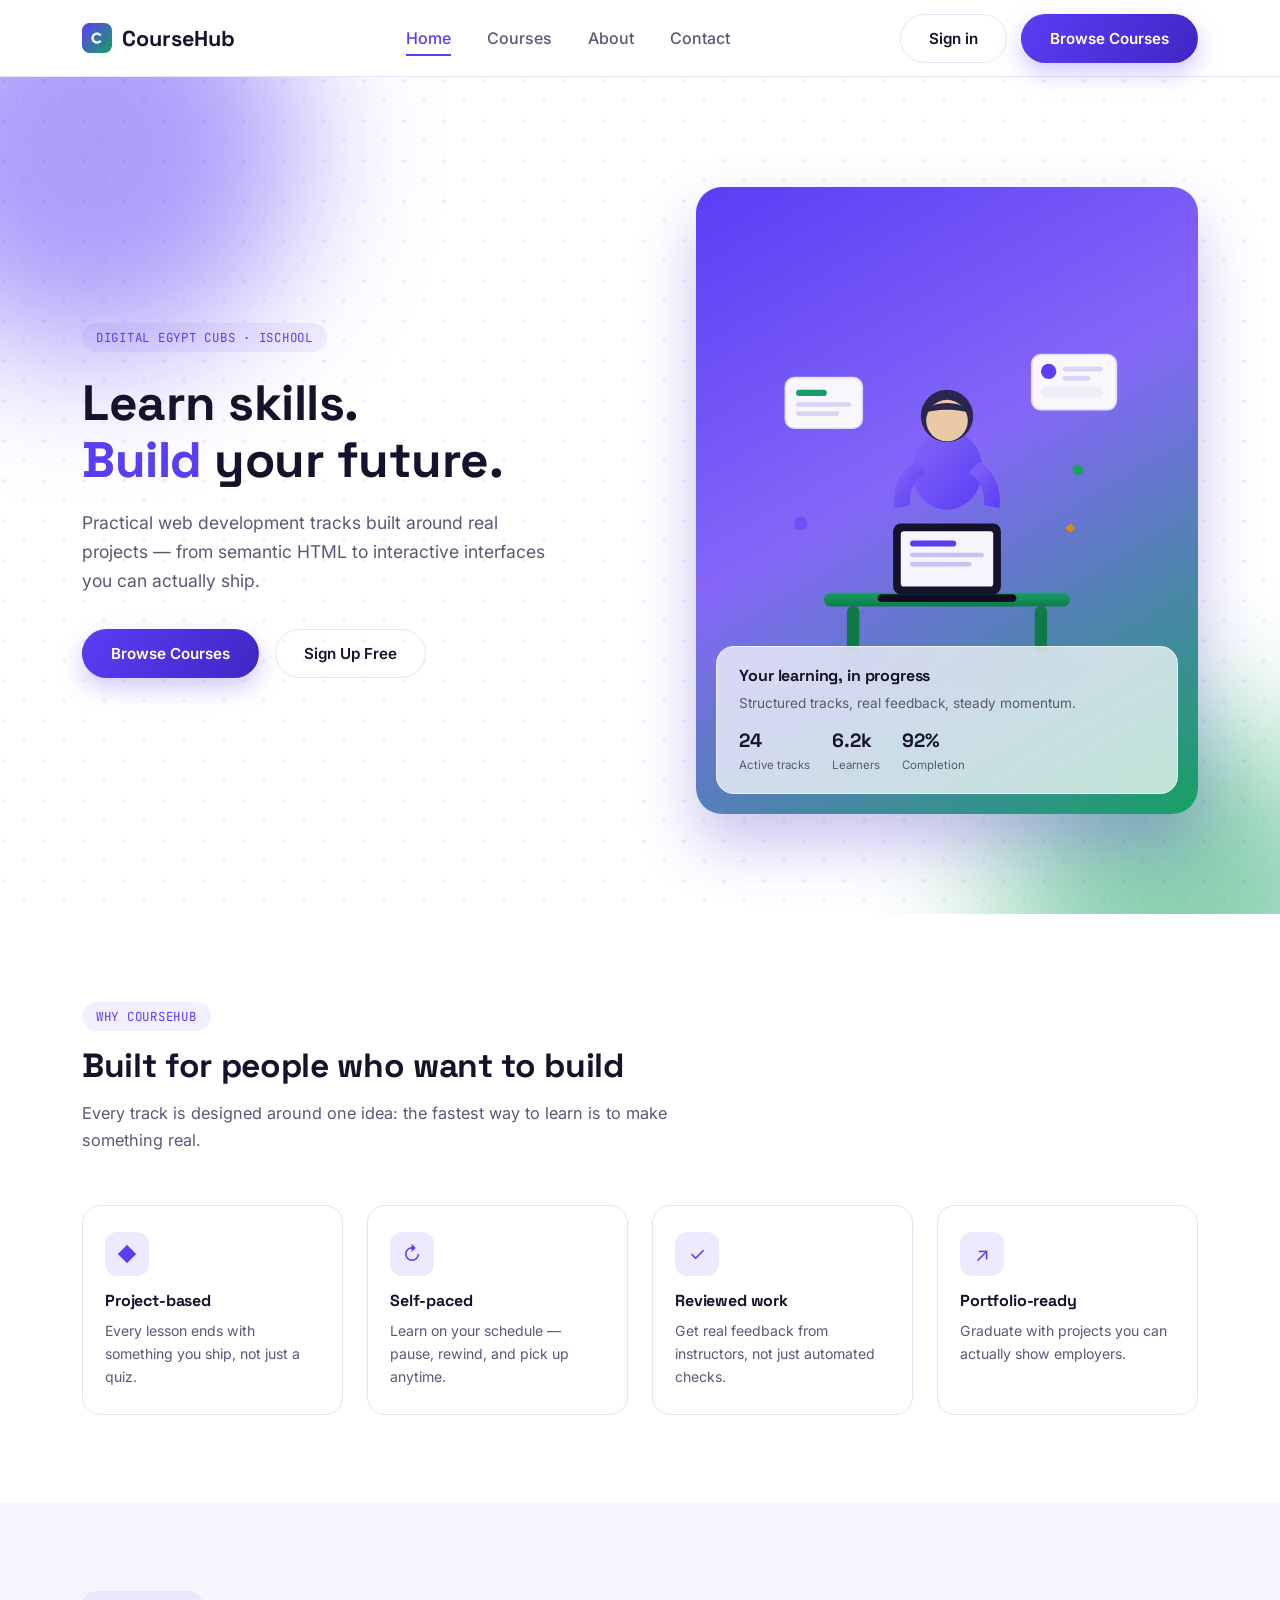
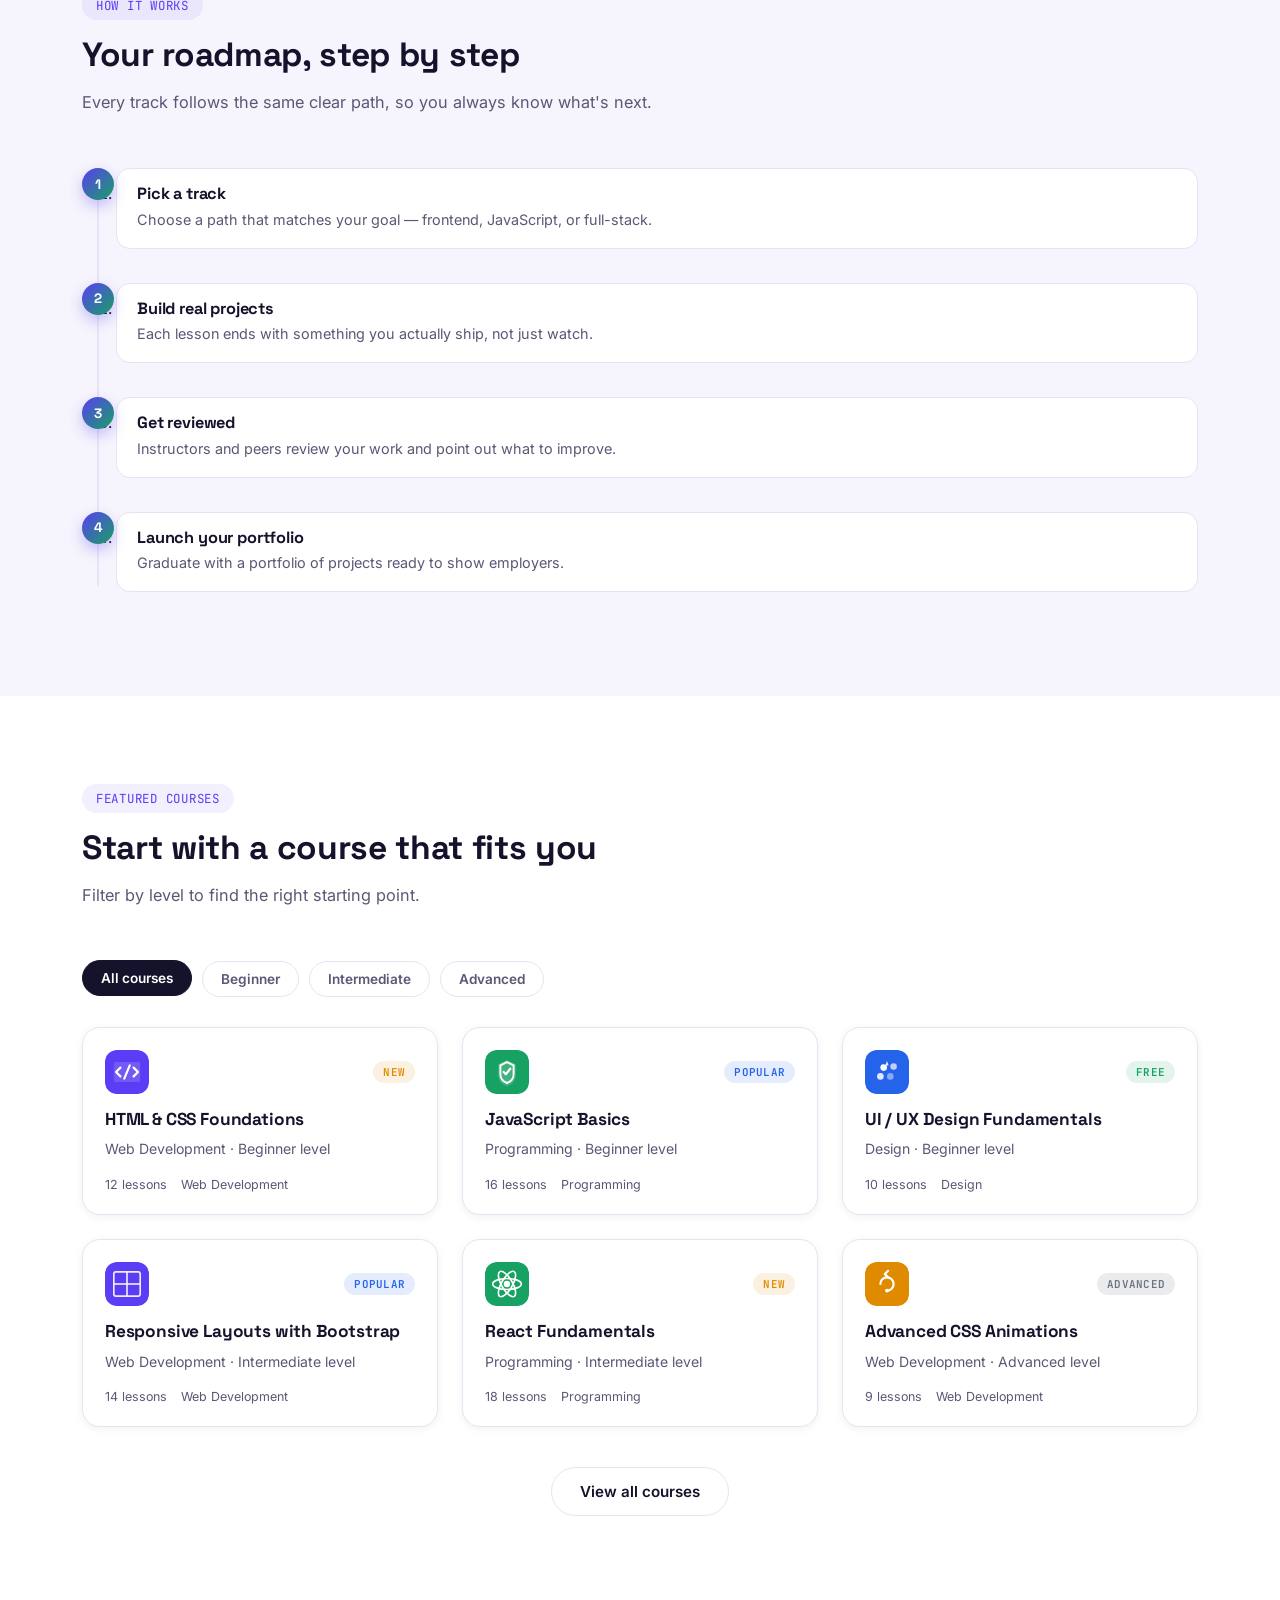
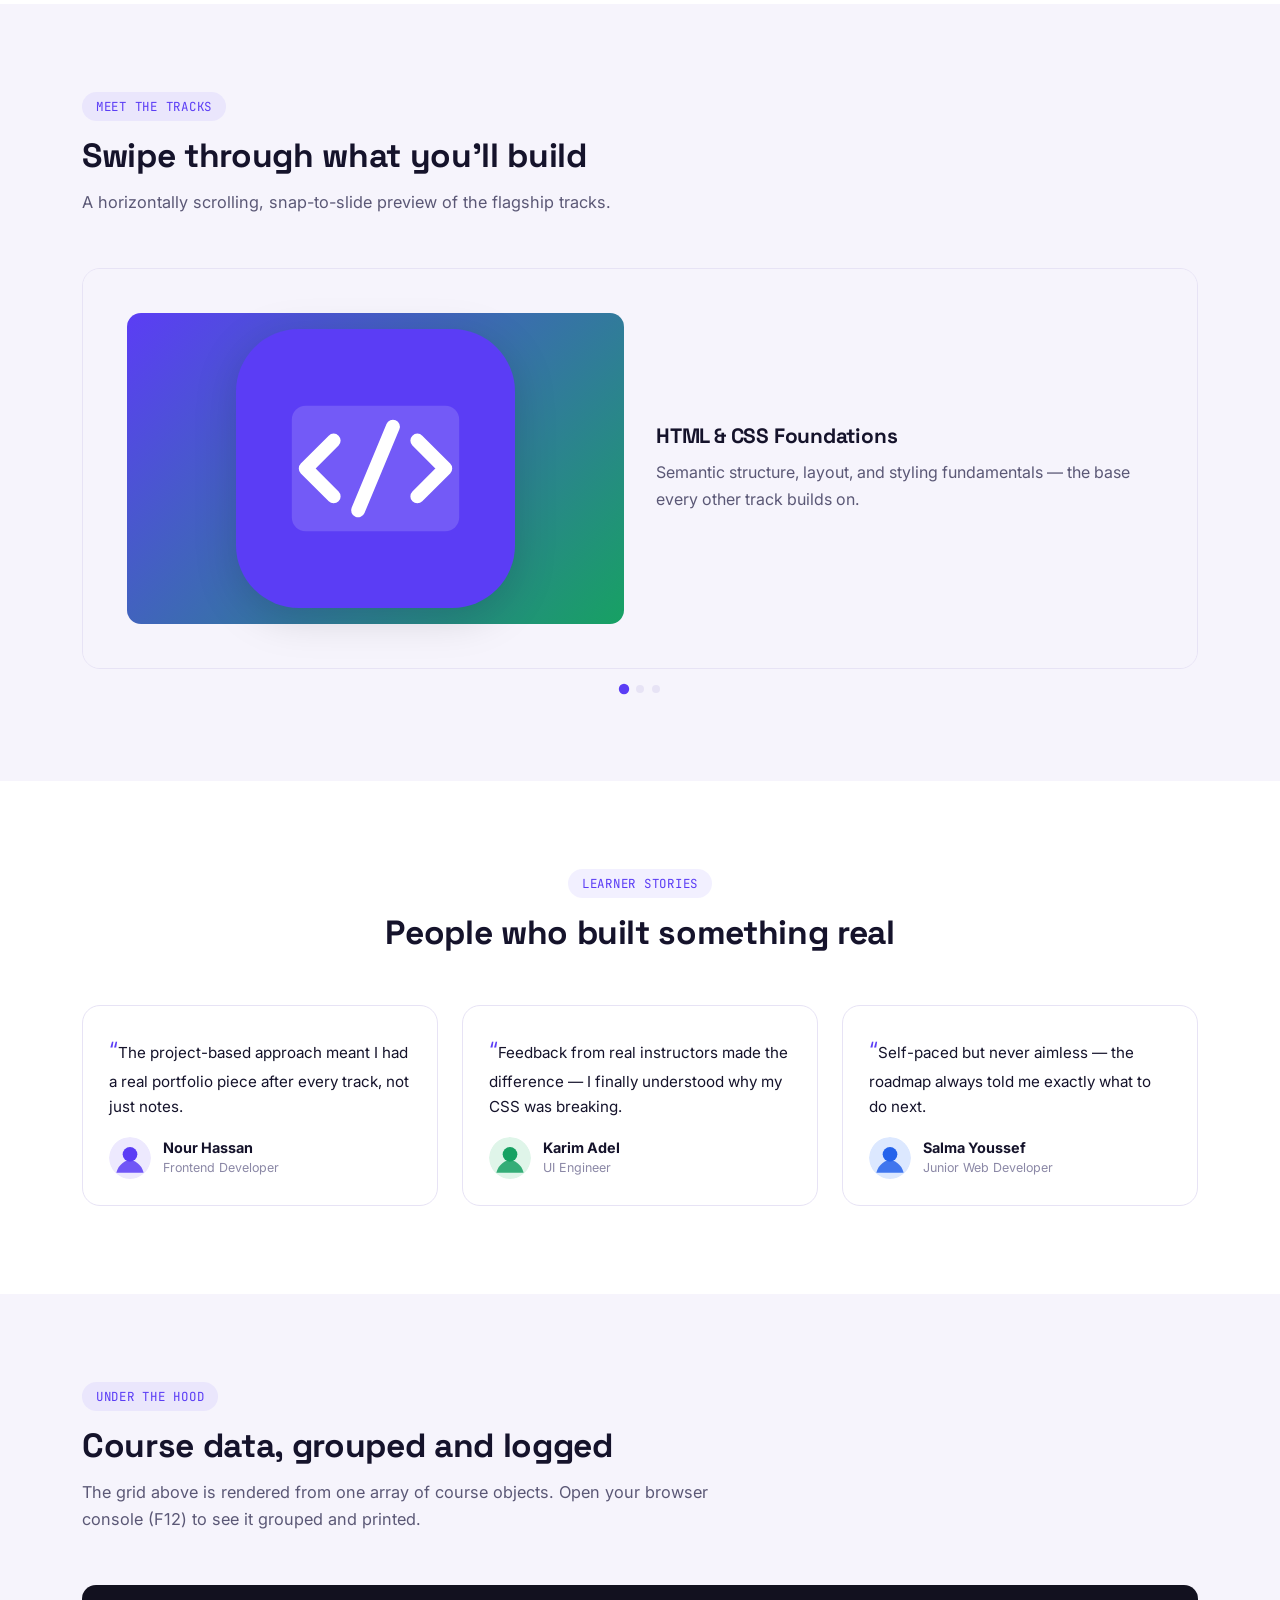
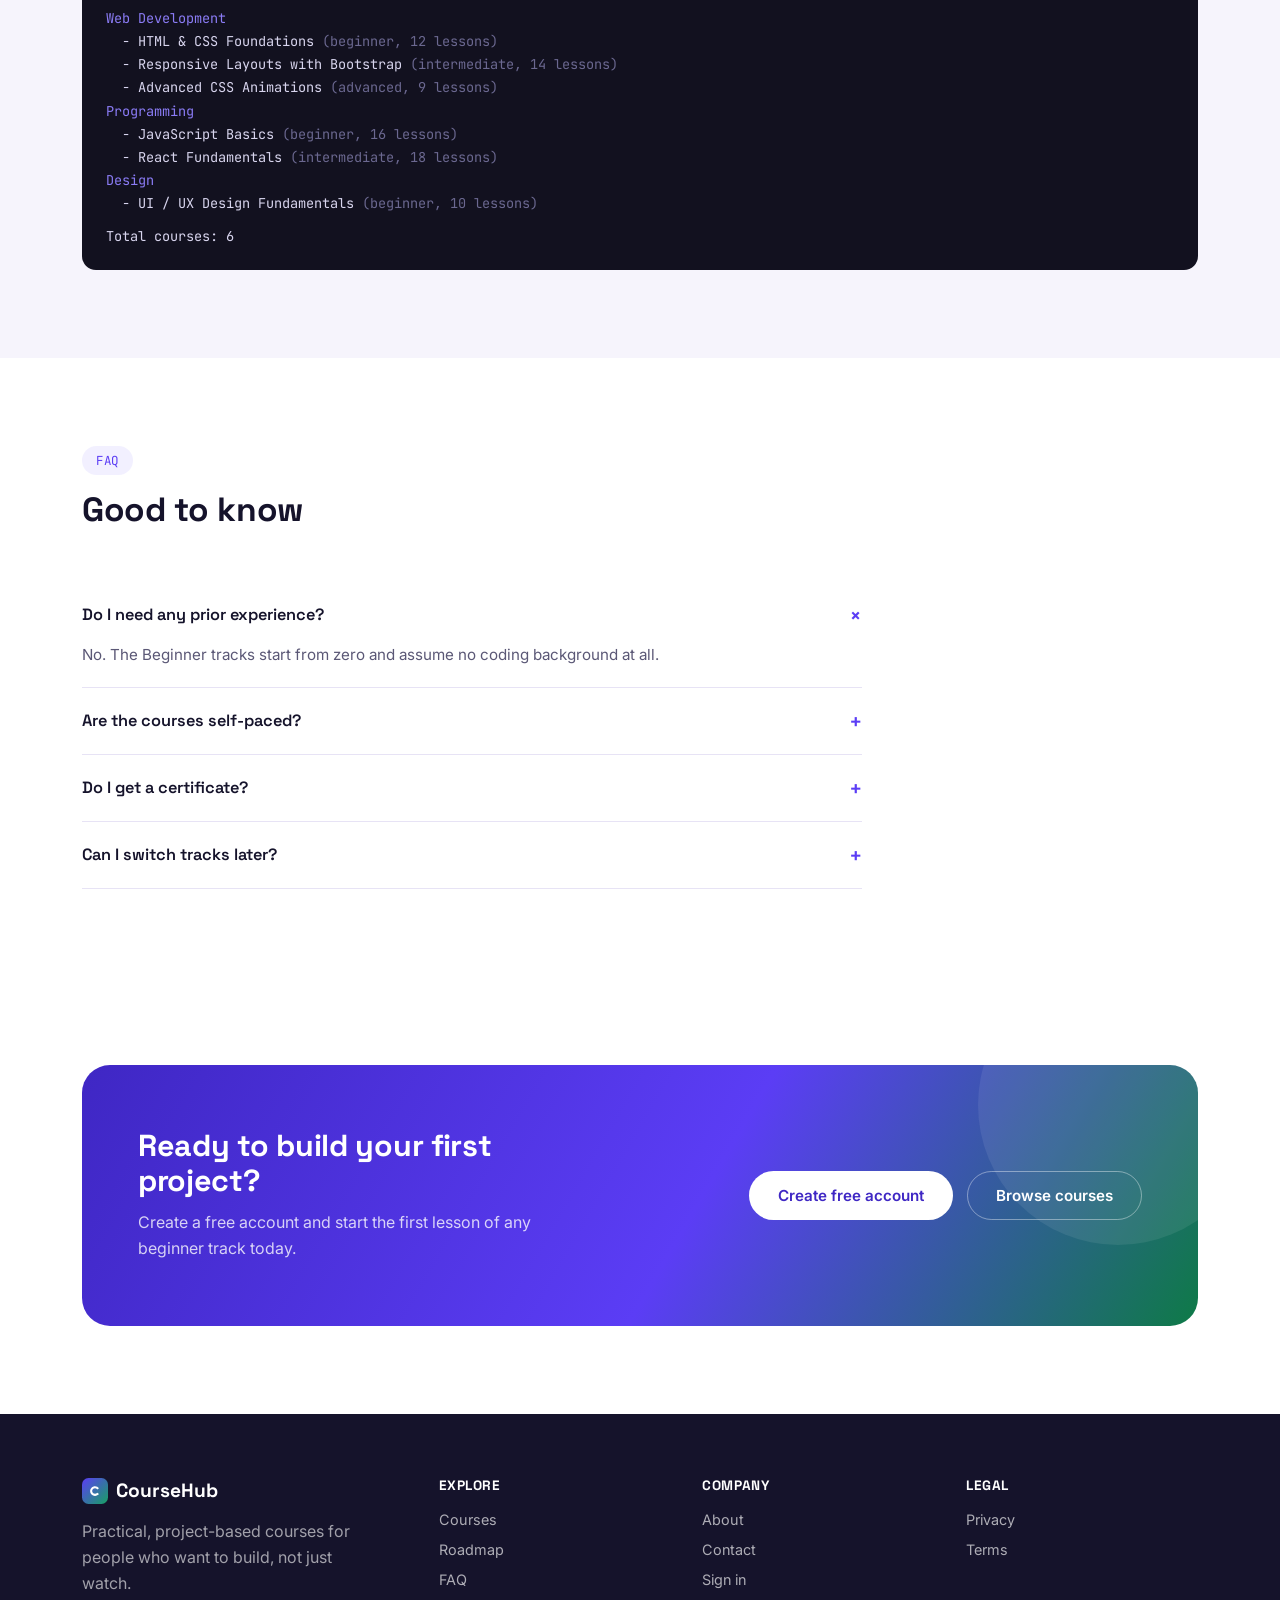
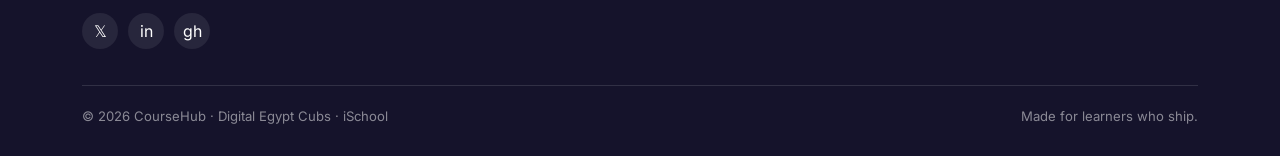
<file: index.html>
<!DOCTYPE html>
<html lang="en">
<head>
<meta charset="UTF-8">
<meta name="viewport" content="width=device-width, initial-scale=1.0">
<title>CourseHub — Learn Skills. Build Future.</title>
<link rel="icon" href="images/favicon.svg" type="image/svg+xml">
<link rel="preconnect" href="https://fonts.googleapis.com">
<link href="https://fonts.googleapis.com/css2?family=Space+Grotesk:wght@500;600;700&family=Inter:wght@400;500;600;700&family=JetBrains+Mono:wght@500&display=swap" rel="stylesheet">
<link rel="stylesheet" href="style/style.css">
</head>
<body>

<header>
  <nav class="nav wrap">
    <a href="index.html" class="logo"><img src="images/favicon.svg" alt="CourseHub logo">CourseHub</a>

    <input type="checkbox" id="nav-toggle" class="nav-toggle">

    <ul class="nav-links">
      <li><a href="index.html" class="current">Home</a></li>
      <li><a href="courses.html">Courses</a></li>
      <li><a href="about.html">About</a></li>
      <li><a href="contact.html">Contact</a></li>
    </ul>

    <div class="nav-cta">
      <a href="signin.html" class="btn btn-ghost">Sign in</a>
      <a href="courses.html" class="btn btn-accent">Browse Courses</a>
    </div>

    <label for="nav-toggle" class="hamburger" aria-label="Toggle menu">
      <span></span><span></span><span></span>
    </label>
  </nav>
</header>

<main>

  <!-- HERO -->
  <section class="hero">
    <span class="blob blob-purple"></span>
    <span class="blob blob-green"></span>
    <span class="pattern-layer"></span>

    <div class="wrap hero-inner">
      <div>
        <span class="eyebrow">Digital Egypt Cubs · iSchool</span>
        <h1>Learn skills.<br><span class="accent gradient-text">Build</span> your future.</h1>
        <p class="lede">Practical web development tracks built around real projects — from semantic HTML to interactive interfaces you can actually ship.</p>
        <div class="hero-actions">
          <a href="courses.html" class="btn btn-accent">Browse Courses</a>
          <a href="signin.html" class="btn btn-ghost">Sign Up Free</a>
        </div>
      </div>

      <div class="hero-visual">
        <div class="hero-frame">
          <img src="images/hero-illustration.svg" alt="Illustration of a learner working on a laptop">
          <div class="glass-panel">
            <h3>Your learning, in progress</h3>
            <p>Structured tracks, real feedback, steady momentum.</p>
            <div class="glass-stat">
              <div><strong data-count="24">0</strong><span>Active tracks</span></div>
              <div><strong data-count="6.2" data-suffix="k">0</strong><span>Learners</span></div>
              <div><strong data-count="92" data-suffix="%">0</strong><span>Completion</span></div>
            </div>
          </div>
        </div>
      </div>
    </div>
  </section>

  <!-- WHY COURSEHUB -->
  <section>
    <div class="wrap">
      <div class="section-head reveal">
        <span class="eyebrow">Why CourseHub</span>
        <h2>Built for people who want to build</h2>
        <p>Every track is designed around one idea: the fastest way to learn is to make something real.</p>
      </div>

      <div class="feature-grid">
        <div class="feature-card reveal">
          <div class="feature-icon">◆</div>
          <h3>Project-based</h3>
          <p>Every lesson ends with something you ship, not just a quiz.</p>
        </div>
        <div class="feature-card reveal">
          <div class="feature-icon">↻</div>
          <h3>Self-paced</h3>
          <p>Learn on your schedule — pause, rewind, and pick up anytime.</p>
        </div>
        <div class="feature-card reveal">
          <div class="feature-icon">✓</div>
          <h3>Reviewed work</h3>
          <p>Get real feedback from instructors, not just automated checks.</p>
        </div>
        <div class="feature-card reveal">
          <div class="feature-icon">↗</div>
          <h3>Portfolio-ready</h3>
          <p>Graduate with projects you can actually show employers.</p>
        </div>
      </div>
    </div>
  </section>

  <!-- ROADMAP -->
  <section id="roadmap" class="bg-soft">
    <div class="wrap">
      <div class="section-head reveal">
        <span class="eyebrow">How it works</span>
        <h2>Your roadmap, step by step</h2>
        <p>Every track follows the same clear path, so you always know what's next.</p>
      </div>

      <ol class="roadmap">
        <li class="road-step reveal">
          <span class="road-badge">1</span>
          <div class="road-card">
            <h3>Pick a track</h3>
            <p>Choose a path that matches your goal — frontend, JavaScript, or full-stack.</p>
          </div>
        </li>
        <li class="road-step reveal">
          <span class="road-badge">2</span>
          <div class="road-card">
            <h3>Build real projects</h3>
            <p>Each lesson ends with something you actually ship, not just watch.</p>
          </div>
        </li>
        <li class="road-step reveal">
          <span class="road-badge">3</span>
          <div class="road-card">
            <h3>Get reviewed</h3>
            <p>Instructors and peers review your work and point out what to improve.</p>
          </div>
        </li>
        <li class="road-step reveal">
          <span class="road-badge">4</span>
          <div class="road-card">
            <h3>Launch your portfolio</h3>
            <p>Graduate with a portfolio of projects ready to show employers.</p>
          </div>
        </li>
      </ol>
    </div>
  </section>

  <!-- COURSES -->
  <section id="courses">
    <div class="wrap">
      <div class="section-head reveal">
        <span class="eyebrow">Featured courses</span>
        <h2>Start with a course that fits you</h2>
        <p>Filter by level to find the right starting point.</p>
      </div>

      <div class="filters" id="filters">
        <button class="filter-btn active" data-level="all">All courses</button>
        <button class="filter-btn" data-level="beginner">Beginner</button>
        <button class="filter-btn" data-level="intermediate">Intermediate</button>
        <button class="filter-btn" data-level="advanced">Advanced</button>
      </div>

      <div class="course-grid" id="course-grid"></div>

      <div style="text-align:center; margin-top:40px;">
        <a href="courses.html" class="btn btn-ghost">View all courses</a>
      </div>
    </div>
  </section>

  <!-- INTERACTIVE SLIDER -->
  <section class="bg-soft">
    <div class="wrap">
      <div class="section-head reveal">
        <span class="eyebrow">Meet the tracks</span>
        <h2>Swipe through what you'll build</h2>
        <p>A horizontally scrolling, snap-to-slide preview of the flagship tracks.</p>
      </div>

      <div class="slider-shell reveal">
        <div class="slider-track" id="slider-track">
          <div class="slide">
            <div class="slide-visual"><img src="images/course-html-css.svg" alt=""></div>
            <div>
              <h3>HTML &amp; CSS Foundations</h3>
              <p>Semantic structure, layout, and styling fundamentals — the base every other track builds on.</p>
            </div>
          </div>
          <div class="slide">
            <div class="slide-visual"><img src="images/course-js.svg" alt=""></div>
            <div>
              <h3>JavaScript Basics</h3>
              <p>Variables, functions, and logic — learn to make a page think and react.</p>
            </div>
          </div>
          <div class="slide">
            <div class="slide-visual"><img src="images/course-react.svg" alt=""></div>
            <div>
              <h3>React Fundamentals</h3>
              <p>Components, state, and props — build interactive interfaces the modern way.</p>
            </div>
          </div>
        </div>
        <div class="slide-dots"></div>
      </div>
    </div>
  </section>

  <!-- TESTIMONIALS -->
  <section>
    <div class="wrap">
      <div class="section-head center reveal" style="margin-left:auto; margin-right:auto;">
        <span class="eyebrow">Learner stories</span>
        <h2>People who built something real</h2>
      </div>

      <div class="testimonial-grid">
        <div class="testimonial-card reveal">
          <p class="testimonial-quote">The project-based approach meant I had a real portfolio piece after every track, not just notes.</p>
          <div class="testimonial-person">
            <img src="images/avatar-1.svg" alt="">
            <div><strong>Nour Hassan</strong><span>Frontend Developer</span></div>
          </div>
        </div>
        <div class="testimonial-card reveal">
          <p class="testimonial-quote">Feedback from real instructors made the difference — I finally understood why my CSS was breaking.</p>
          <div class="testimonial-person">
            <img src="images/avatar-2.svg" alt="">
            <div><strong>Karim Adel</strong><span>UI Engineer</span></div>
          </div>
        </div>
        <div class="testimonial-card reveal">
          <p class="testimonial-quote">Self-paced but never aimless — the roadmap always told me exactly what to do next.</p>
          <div class="testimonial-person">
            <img src="images/avatar-3.svg" alt="">
            <div><strong>Salma Youssef</strong><span>Junior Web Developer</span></div>
          </div>
        </div>
      </div>
    </div>
  </section>

  <!-- CONSOLE / DATA DEMO -->
  <section class="bg-soft">
    <div class="wrap">
      <div class="section-head reveal">
        <span class="eyebrow">Under the hood</span>
        <h2>Course data, grouped and logged</h2>
        <p>The grid above is rendered from one array of course objects. Open your browser console (F12) to see it grouped and printed.</p>
      </div>
      <div class="console-box reveal" id="console-preview">
        <span class="c-dim">// open devtools console to see the full output</span>
      </div>
    </div>
  </section>

  <!-- FAQ -->
  <section id="faq">
    <div class="wrap">
      <div class="section-head reveal">
        <span class="eyebrow">FAQ</span>
        <h2>Good to know</h2>
      </div>

      <div class="faq-list reveal">
        <details open>
          <summary>Do I need any prior experience?</summary>
          <p>No. The Beginner tracks start from zero and assume no coding background at all.</p>
        </details>
        <details>
          <summary>Are the courses self-paced?</summary>
          <p>Yes — every track is fully self-paced, with lessons and projects available any time.</p>
        </details>
        <details>
          <summary>Do I get a certificate?</summary>
          <p>Completing a track gives you a shareable certificate and a portfolio-ready project.</p>
        </details>
        <details>
          <summary>Can I switch tracks later?</summary>
          <p>Absolutely. Your progress is saved per track, so you can switch or add tracks any time.</p>
        </details>
      </div>
    </div>
  </section>

  <!-- CTA BANNER -->
  <section>
    <div class="wrap">
      <div class="cta-banner reveal">
        <div>
          <h2>Ready to build your first project?</h2>
          <p>Create a free account and start the first lesson of any beginner track today.</p>
        </div>
        <div class="cta-actions">
          <a href="signin.html" class="btn btn-light">Create free account</a>
          <a href="courses.html" class="btn btn-ghost" style="border-color:rgba(255,255,255,0.4); color:#fff;">Browse courses</a>
        </div>
      </div>
    </div>
  </section>

</main>

<footer>
  <div class="wrap">
    <div class="footer-grid">
      <div>
        <div class="footer-logo"><img src="images/favicon.svg" alt="">CourseHub</div>
        <p style="color:rgba(255,255,255,0.6); margin-top:14px; max-width:280px;">Practical, project-based courses for people who want to build, not just watch.</p>
        <div class="footer-social">
          <a href="#" aria-label="Twitter">𝕏</a>
          <a href="#" aria-label="LinkedIn">in</a>
          <a href="#" aria-label="GitHub">gh</a>
        </div>
      </div>
      <div class="footer-col">
        <h4>Explore</h4>
        <ul>
          <li><a href="courses.html">Courses</a></li>
          <li><a href="index.html#roadmap">Roadmap</a></li>
          <li><a href="index.html#faq">FAQ</a></li>
        </ul>
      </div>
      <div class="footer-col">
        <h4>Company</h4>
        <ul>
          <li><a href="about.html">About</a></li>
          <li><a href="contact.html">Contact</a></li>
          <li><a href="signin.html">Sign in</a></li>
        </ul>
      </div>
      <div class="footer-col">
        <h4>Legal</h4>
        <ul>
          <li><a href="#">Privacy</a></li>
          <li><a href="#">Terms</a></li>
        </ul>
      </div>
    </div>
    <div class="footer-bottom">
      <span>© 2026 CourseHub · Digital Egypt Cubs · iSchool</span>
      <span>Made for learners who ship.</span>
    </div>
  </div>
</footer>

<script src="scripts/script.js"></script>
</body>
</html>
</file>
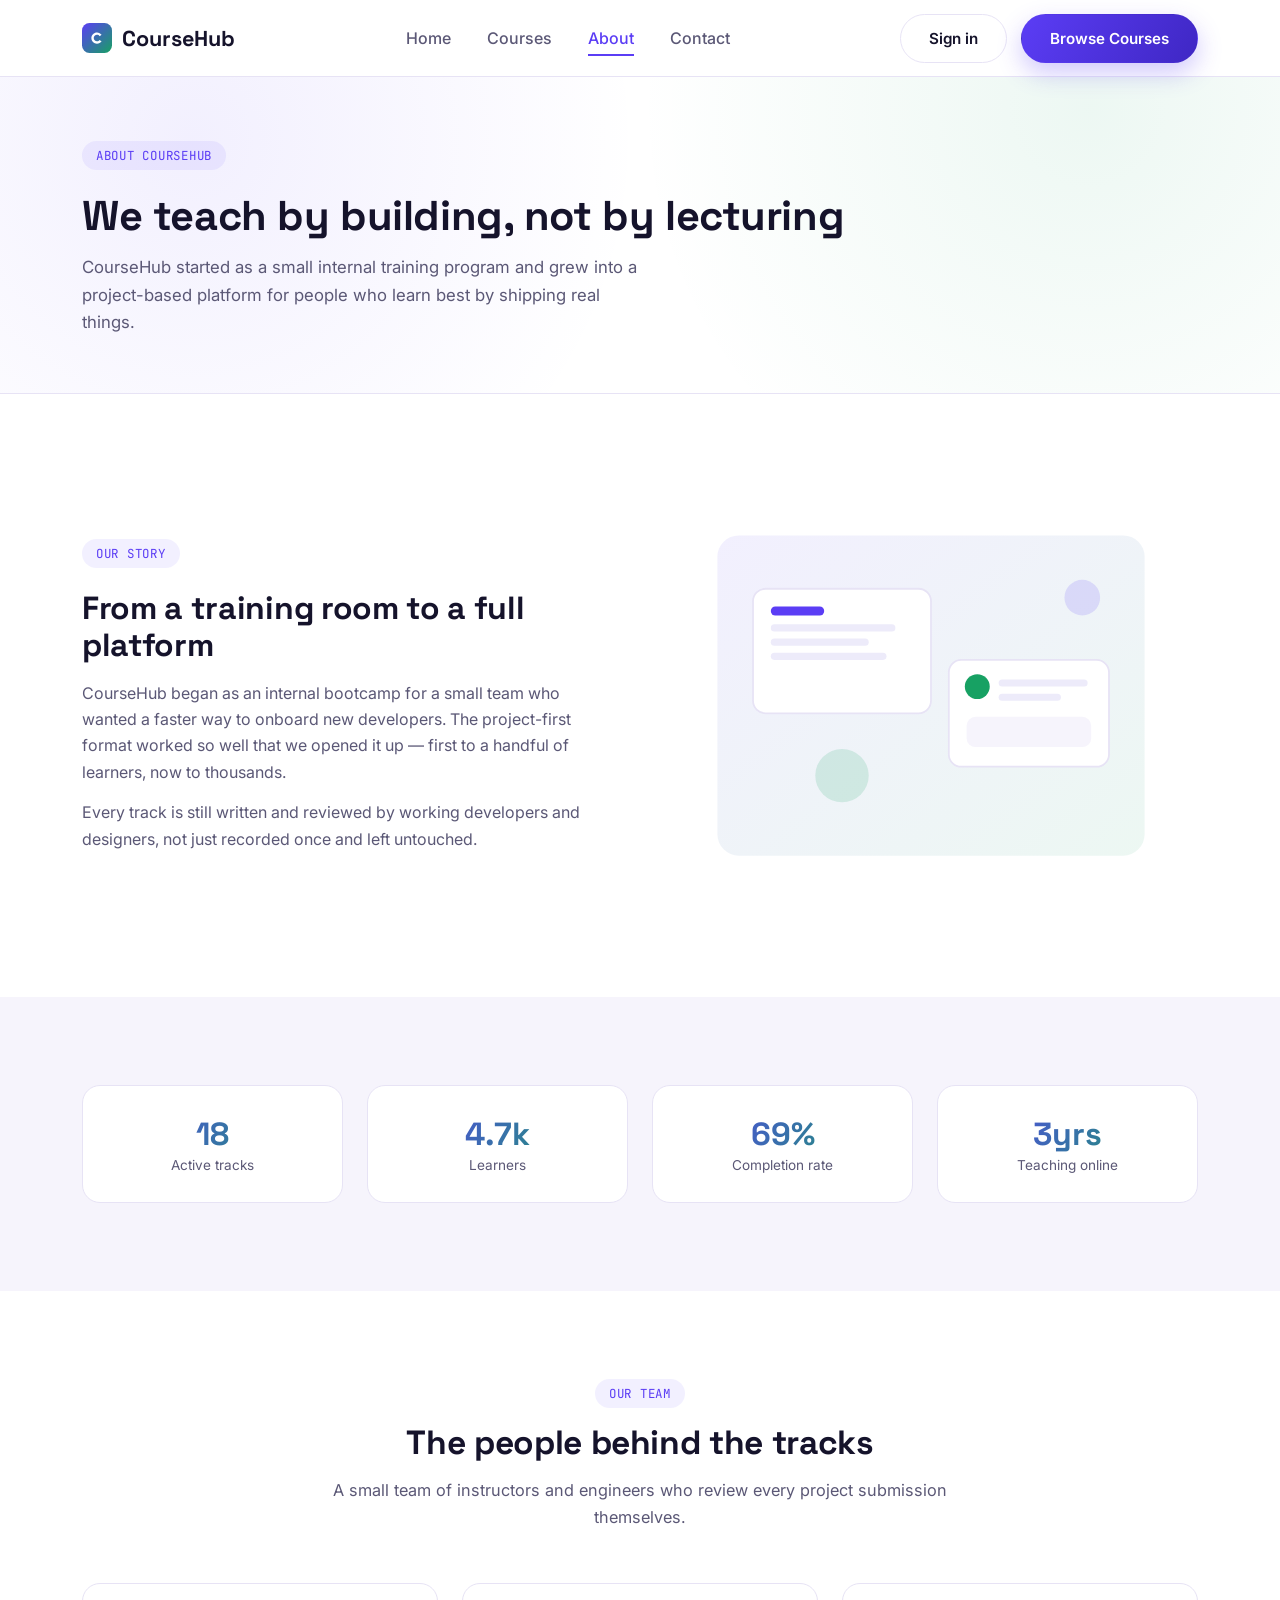
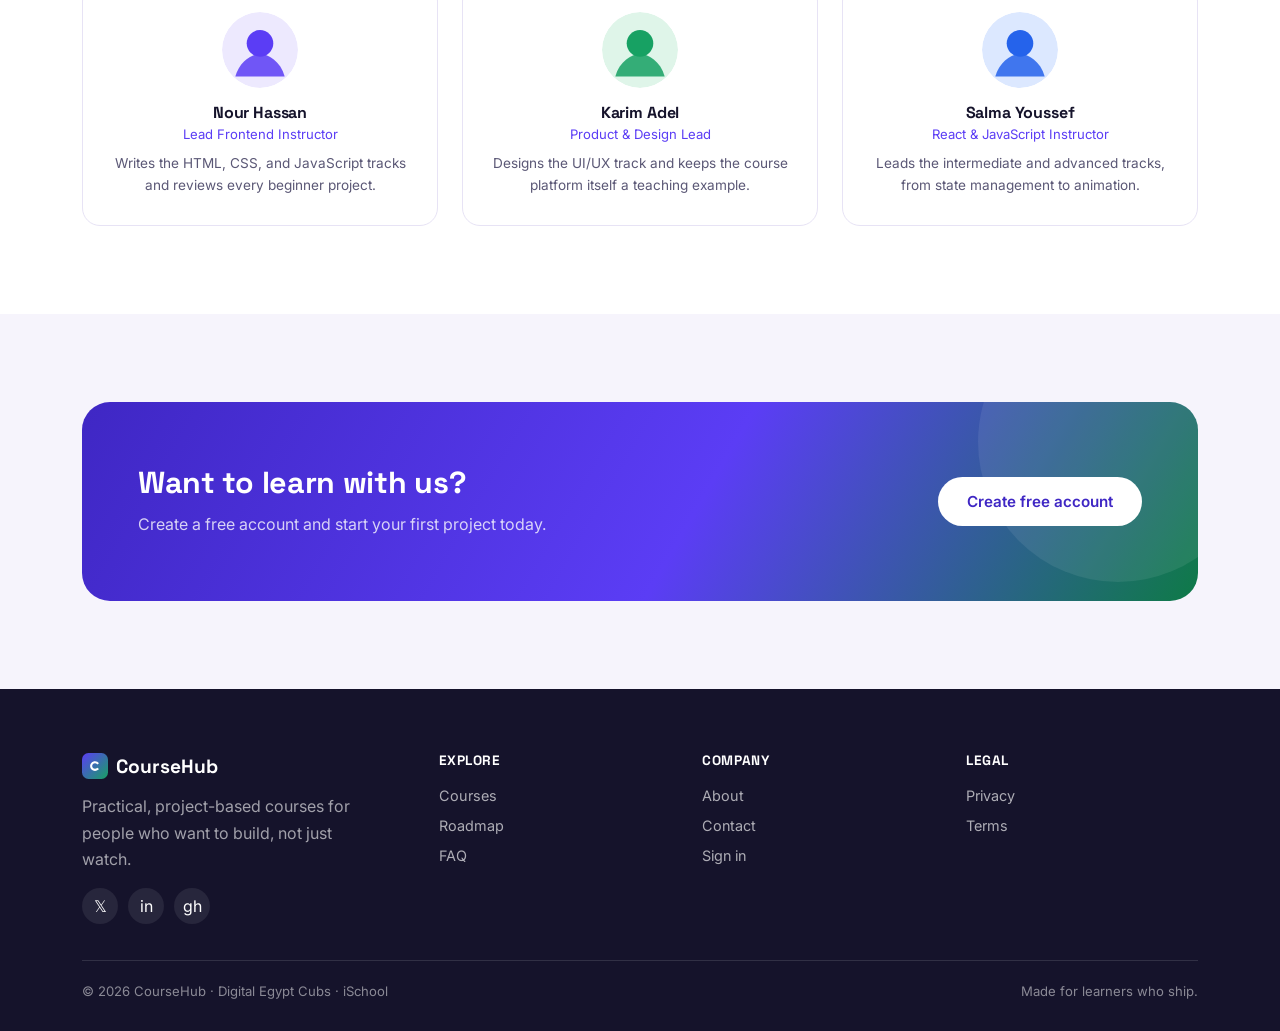
<file: about.html>
<!DOCTYPE html>
<html lang="en">
<head>
<meta charset="UTF-8">
<meta name="viewport" content="width=device-width, initial-scale=1.0">
<title>About — CourseHub</title>
<link rel="icon" href="images/favicon.svg" type="image/svg+xml">
<link rel="preconnect" href="https://fonts.googleapis.com">
<link href="https://fonts.googleapis.com/css2?family=Space+Grotesk:wght@500;600;700&family=Inter:wght@400;500;600;700&family=JetBrains+Mono:wght@500&display=swap" rel="stylesheet">
<link rel="stylesheet" href="style/style.css">
</head>
<body>

<header>
  <nav class="nav wrap">
    <a href="index.html" class="logo"><img src="images/favicon.svg" alt="CourseHub logo">CourseHub</a>

    <input type="checkbox" id="nav-toggle" class="nav-toggle">

    <ul class="nav-links">
      <li><a href="index.html">Home</a></li>
      <li><a href="courses.html">Courses</a></li>
      <li><a href="about.html" class="current">About</a></li>
      <li><a href="contact.html">Contact</a></li>
    </ul>

    <div class="nav-cta">
      <a href="signin.html" class="btn btn-ghost">Sign in</a>
      <a href="courses.html" class="btn btn-accent">Browse Courses</a>
    </div>

    <label for="nav-toggle" class="hamburger" aria-label="Toggle menu">
      <span></span><span></span><span></span>
    </label>
  </nav>
</header>

<main>

  <section class="page-hero">
    <div class="wrap">
      <span class="eyebrow">About CourseHub</span>
      <h1>We teach by building, not by lecturing</h1>
      <p>CourseHub started as a small internal training program and grew into a project-based platform for people who learn best by shipping real things.</p>
    </div>
  </section>

  <section>
    <div class="wrap" style="display:grid; grid-template-columns:1fr 1fr; gap:48px; align-items:center;">
      <div class="reveal">
        <span class="eyebrow">Our story</span>
        <h2 style="font-size:2rem;">From a training room to a full platform</h2>
        <p style="margin-top:16px;">CourseHub began as an internal bootcamp for a small team who wanted a faster way to onboard new developers. The project-first format worked so well that we opened it up — first to a handful of learners, now to thousands.</p>
        <p style="margin-top:14px;">Every track is still written and reviewed by working developers and designers, not just recorded once and left untouched.</p>
      </div>
      <div class="reveal">
        <img src="images/about-illustration.svg" alt="Illustration of course cards and dashboards">
      </div>
    </div>
  </section>

  <section class="bg-soft">
    <div class="wrap">
      <div class="stats-row">
        <div class="stat-card reveal"><strong data-count="24">0</strong><span>Active tracks</span></div>
        <div class="stat-card reveal"><strong data-count="6.2" data-suffix="k">0</strong><span>Learners</span></div>
        <div class="stat-card reveal"><strong data-count="92" data-suffix="%">0</strong><span>Completion rate</span></div>
        <div class="stat-card reveal"><strong data-count="4" data-suffix="yrs">0</strong><span>Teaching online</span></div>
      </div>
    </div>
  </section>

  <section>
    <div class="wrap">
      <div class="section-head center reveal" style="margin-left:auto; margin-right:auto;">
        <span class="eyebrow">Our team</span>
        <h2>The people behind the tracks</h2>
        <p>A small team of instructors and engineers who review every project submission themselves.</p>
      </div>

      <div class="team-grid">
        <div class="team-card reveal">
          <img src="images/avatar-1.svg" alt="">
          <h3>Nour Hassan</h3>
          <span>Lead Frontend Instructor</span>
          <p>Writes the HTML, CSS, and JavaScript tracks and reviews every beginner project.</p>
        </div>
        <div class="team-card reveal">
          <img src="images/avatar-2.svg" alt="">
          <h3>Karim Adel</h3>
          <span>Product & Design Lead</span>
          <p>Designs the UI/UX track and keeps the course platform itself a teaching example.</p>
        </div>
        <div class="team-card reveal">
          <img src="images/avatar-3.svg" alt="">
          <h3>Salma Youssef</h3>
          <span>React & JavaScript Instructor</span>
          <p>Leads the intermediate and advanced tracks, from state management to animation.</p>
        </div>
      </div>
    </div>
  </section>

  <section class="bg-soft">
    <div class="wrap">
      <div class="cta-banner reveal">
        <div>
          <h2>Want to learn with us?</h2>
          <p>Create a free account and start your first project today.</p>
        </div>
        <div class="cta-actions">
          <a href="signin.html" class="btn btn-light">Create free account</a>
        </div>
      </div>
    </div>
  </section>

</main>

<footer>
  <div class="wrap">
    <div class="footer-grid">
      <div>
        <div class="footer-logo"><img src="images/favicon.svg" alt="">CourseHub</div>
        <p style="color:rgba(255,255,255,0.6); margin-top:14px; max-width:280px;">Practical, project-based courses for people who want to build, not just watch.</p>
        <div class="footer-social">
          <a href="#" aria-label="Twitter">𝕏</a>
          <a href="#" aria-label="LinkedIn">in</a>
          <a href="#" aria-label="GitHub">gh</a>
        </div>
      </div>
      <div class="footer-col">
        <h4>Explore</h4>
        <ul>
          <li><a href="courses.html">Courses</a></li>
          <li><a href="index.html#roadmap">Roadmap</a></li>
          <li><a href="index.html#faq">FAQ</a></li>
        </ul>
      </div>
      <div class="footer-col">
        <h4>Company</h4>
        <ul>
          <li><a href="about.html">About</a></li>
          <li><a href="contact.html">Contact</a></li>
          <li><a href="signin.html">Sign in</a></li>
        </ul>
      </div>
      <div class="footer-col">
        <h4>Legal</h4>
        <ul>
          <li><a href="#">Privacy</a></li>
          <li><a href="#">Terms</a></li>
        </ul>
      </div>
    </div>
    <div class="footer-bottom">
      <span>© 2026 CourseHub · Digital Egypt Cubs · iSchool</span>
      <span>Made for learners who ship.</span>
    </div>
  </div>
</footer>

<script src="scripts/script.js"></script>
</body>
</html>
</file>
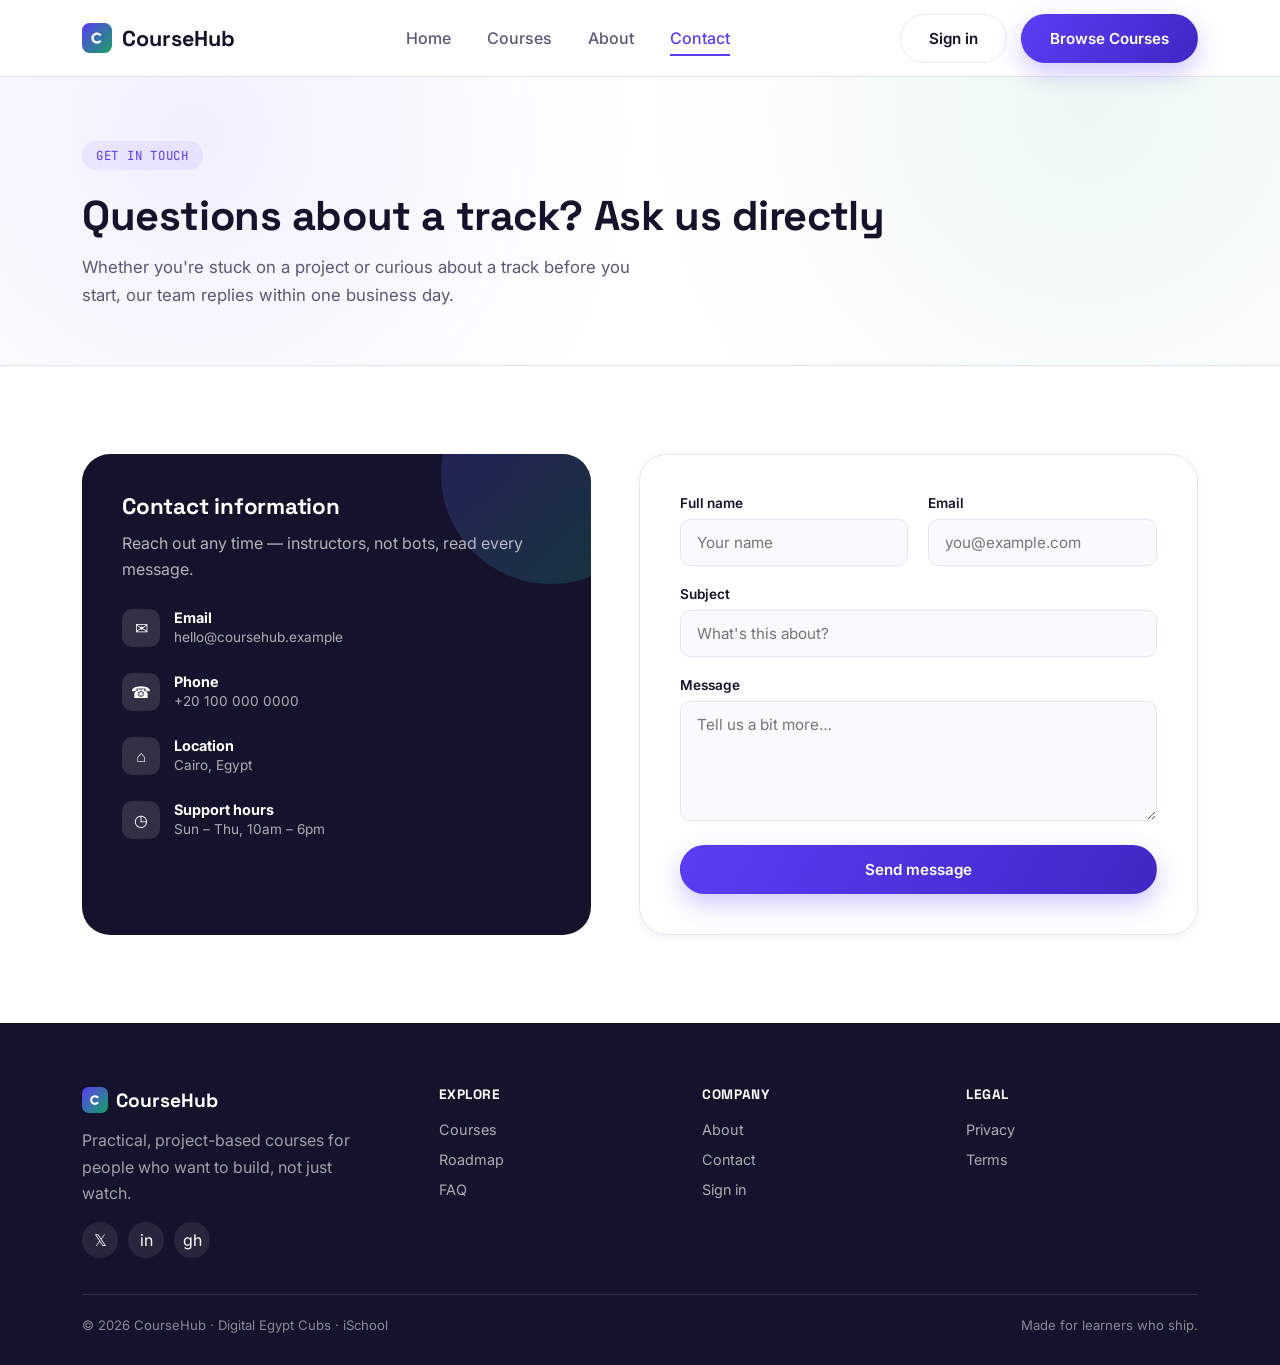
<file: contact.html>
<!DOCTYPE html>
<html lang="en">
<head>
<meta charset="UTF-8">
<meta name="viewport" content="width=device-width, initial-scale=1.0">
<title>Contact — CourseHub</title>
<link rel="icon" href="images/favicon.svg" type="image/svg+xml">
<link rel="preconnect" href="https://fonts.googleapis.com">
<link href="https://fonts.googleapis.com/css2?family=Space+Grotesk:wght@500;600;700&family=Inter:wght@400;500;600;700&family=JetBrains+Mono:wght@500&display=swap" rel="stylesheet">
<link rel="stylesheet" href="style/style.css">
</head>
<body>

<header>
  <nav class="nav wrap">
    <a href="index.html" class="logo"><img src="images/favicon.svg" alt="CourseHub logo">CourseHub</a>

    <input type="checkbox" id="nav-toggle" class="nav-toggle">

    <ul class="nav-links">
      <li><a href="index.html">Home</a></li>
      <li><a href="courses.html">Courses</a></li>
      <li><a href="about.html">About</a></li>
      <li><a href="contact.html" class="current">Contact</a></li>
    </ul>

    <div class="nav-cta">
      <a href="signin.html" class="btn btn-ghost">Sign in</a>
      <a href="courses.html" class="btn btn-accent">Browse Courses</a>
    </div>

    <label for="nav-toggle" class="hamburger" aria-label="Toggle menu">
      <span></span><span></span><span></span>
    </label>
  </nav>
</header>

<main>

  <section class="page-hero">
    <div class="wrap">
      <span class="eyebrow">Get in touch</span>
      <h1>Questions about a track? Ask us directly</h1>
      <p>Whether you're stuck on a project or curious about a track before you start, our team replies within one business day.</p>
    </div>
  </section>

  <section>
    <div class="wrap contact-grid">
      <div class="contact-info-card reveal">
        <h3>Contact information</h3>
        <p>Reach out any time — instructors, not bots, read every message.</p>

        <div class="contact-item">
          <div class="ci-icon">✉</div>
          <div><strong>Email</strong><span>hello@coursehub.example</span></div>
        </div>
        <div class="contact-item">
          <div class="ci-icon">☎</div>
          <div><strong>Phone</strong><span>+20 100 000 0000</span></div>
        </div>
        <div class="contact-item">
          <div class="ci-icon">⌂</div>
          <div><strong>Location</strong><span>Cairo, Egypt</span></div>
        </div>
        <div class="contact-item">
          <div class="ci-icon">◷</div>
          <div><strong>Support hours</strong><span>Sun – Thu, 10am – 6pm</span></div>
        </div>
      </div>

      <div class="contact-form-card reveal">
        <form id="contact-form">
          <div class="field-grid">
            <div class="field">
              <label for="c-name">Full name</label>
              <input id="c-name" type="text" placeholder="Your name" required>
            </div>
            <div class="field">
              <label for="c-email">Email</label>
              <input id="c-email" type="email" placeholder="you@example.com" required>
            </div>
          </div>
          <div class="field">
            <label for="c-subject">Subject</label>
            <input id="c-subject" type="text" placeholder="What's this about?" required>
          </div>
          <div class="field">
            <label for="c-message">Message</label>
            <textarea id="c-message" placeholder="Tell us a bit more…" required></textarea>
          </div>
          <button type="submit" class="btn btn-accent btn-block">Send message</button>
        </form>
      </div>
    </div>
  </section>

</main>

<footer>
  <div class="wrap">
    <div class="footer-grid">
      <div>
        <div class="footer-logo"><img src="images/favicon.svg" alt="">CourseHub</div>
        <p style="color:rgba(255,255,255,0.6); margin-top:14px; max-width:280px;">Practical, project-based courses for people who want to build, not just watch.</p>
        <div class="footer-social">
          <a href="#" aria-label="Twitter">𝕏</a>
          <a href="#" aria-label="LinkedIn">in</a>
          <a href="#" aria-label="GitHub">gh</a>
        </div>
      </div>
      <div class="footer-col">
        <h4>Explore</h4>
        <ul>
          <li><a href="courses.html">Courses</a></li>
          <li><a href="index.html#roadmap">Roadmap</a></li>
          <li><a href="index.html#faq">FAQ</a></li>
        </ul>
      </div>
      <div class="footer-col">
        <h4>Company</h4>
        <ul>
          <li><a href="about.html">About</a></li>
          <li><a href="contact.html">Contact</a></li>
          <li><a href="signin.html">Sign in</a></li>
        </ul>
      </div>
      <div class="footer-col">
        <h4>Legal</h4>
        <ul>
          <li><a href="#">Privacy</a></li>
          <li><a href="#">Terms</a></li>
        </ul>
      </div>
    </div>
    <div class="footer-bottom">
      <span>© 2026 CourseHub · Digital Egypt Cubs · iSchool</span>
      <span>Made for learners who ship.</span>
    </div>
  </div>
</footer>

<script src="scripts/script.js"></script>
</body>
</html>
</file>
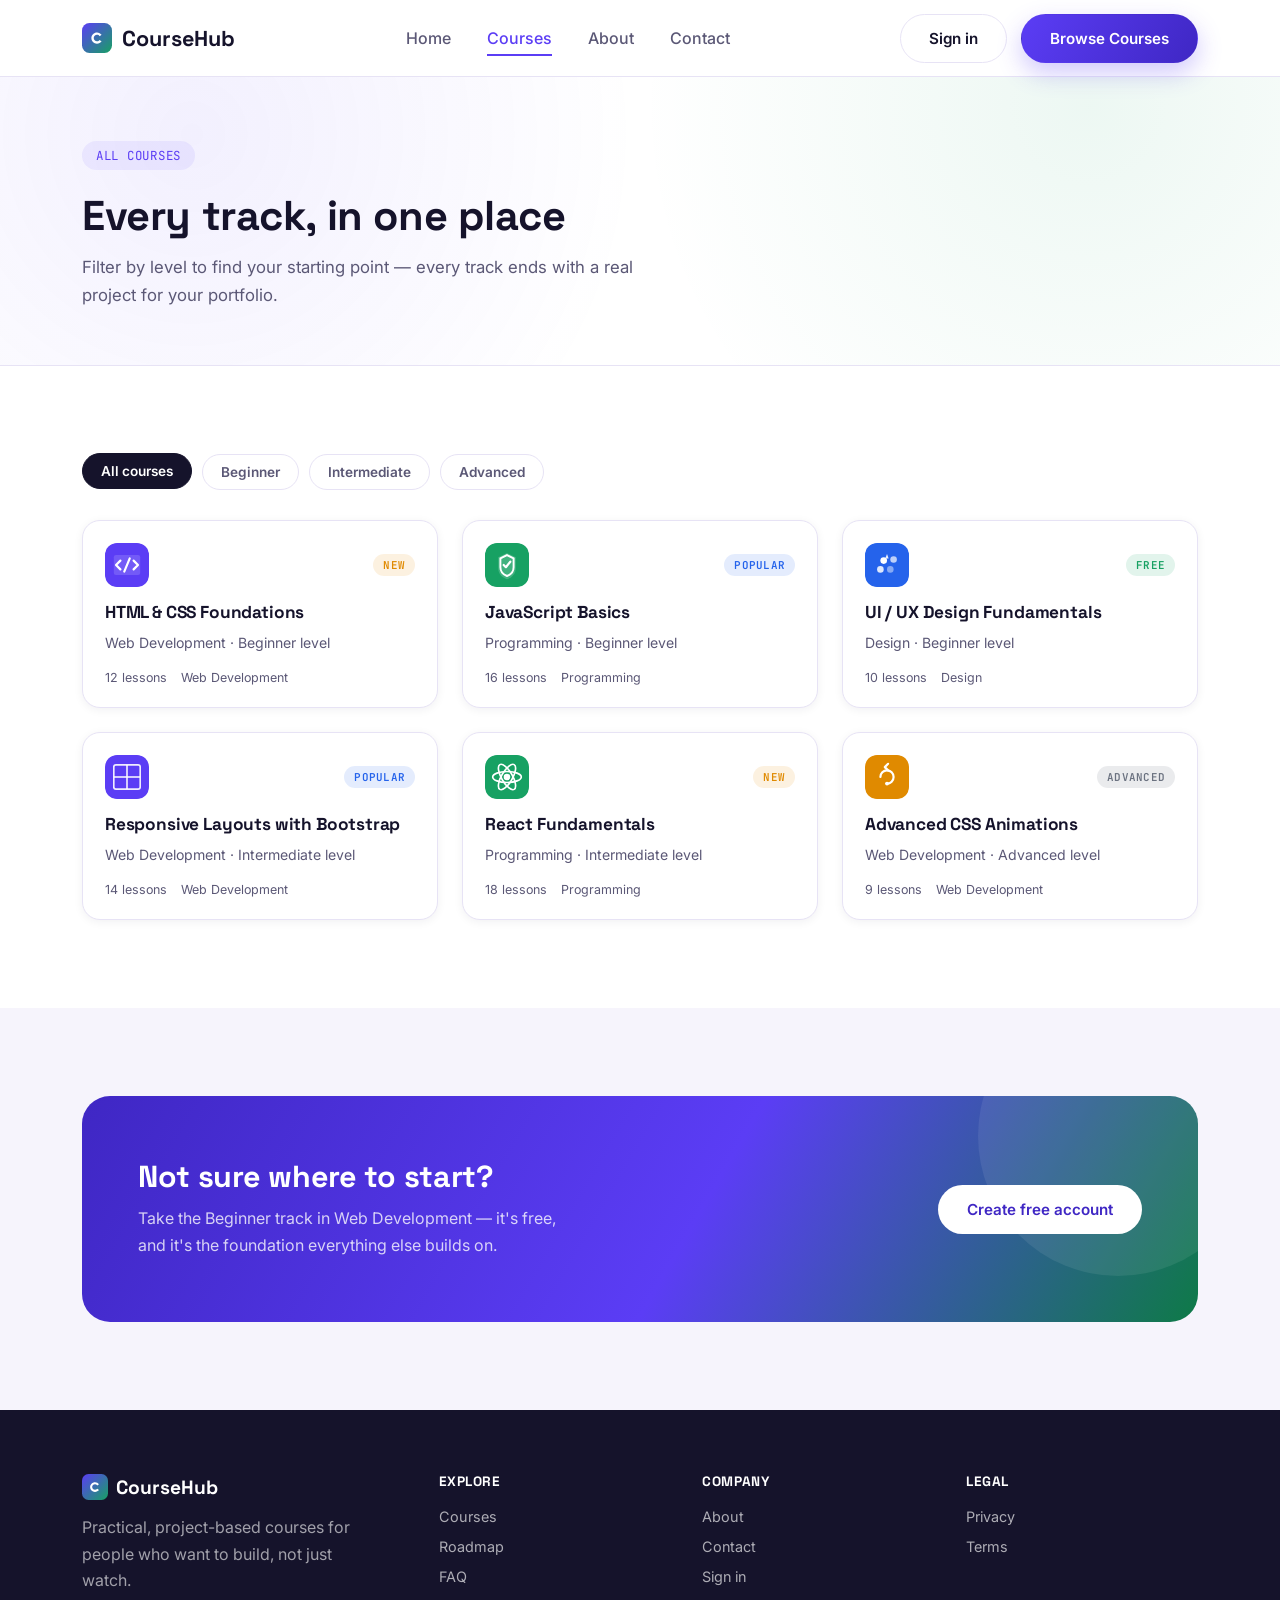
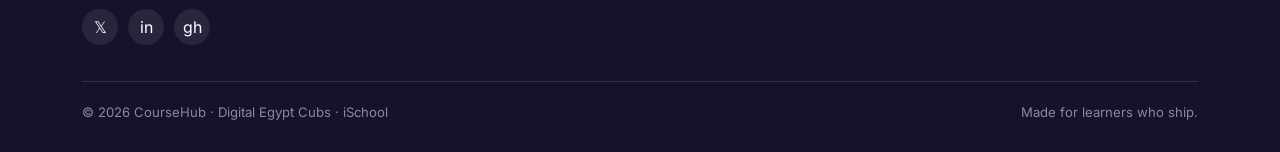
<file: courses.html>
<!DOCTYPE html>
<html lang="en">
<head>
<meta charset="UTF-8">
<meta name="viewport" content="width=device-width, initial-scale=1.0">
<title>Courses — CourseHub</title>
<link rel="icon" href="images/favicon.svg" type="image/svg+xml">
<link rel="preconnect" href="https://fonts.googleapis.com">
<link href="https://fonts.googleapis.com/css2?family=Space+Grotesk:wght@500;600;700&family=Inter:wght@400;500;600;700&family=JetBrains+Mono:wght@500&display=swap" rel="stylesheet">
<link rel="stylesheet" href="style/style.css">
</head>
<body>

<header>
  <nav class="nav wrap">
    <a href="index.html" class="logo"><img src="images/favicon.svg" alt="CourseHub logo">CourseHub</a>

    <input type="checkbox" id="nav-toggle" class="nav-toggle">

    <ul class="nav-links">
      <li><a href="index.html">Home</a></li>
      <li><a href="courses.html" class="current">Courses</a></li>
      <li><a href="about.html">About</a></li>
      <li><a href="contact.html">Contact</a></li>
    </ul>

    <div class="nav-cta">
      <a href="signin.html" class="btn btn-ghost">Sign in</a>
      <a href="#course-list" class="btn btn-accent">Browse Courses</a>
    </div>

    <label for="nav-toggle" class="hamburger" aria-label="Toggle menu">
      <span></span><span></span><span></span>
    </label>
  </nav>
</header>

<main>

  <section class="page-hero">
    <div class="wrap">
      <span class="eyebrow">All courses</span>
      <h1>Every track, in one place</h1>
      <p>Filter by level to find your starting point — every track ends with a real project for your portfolio.</p>
    </div>
  </section>

  <section id="course-list">
    <div class="wrap">
      <div class="filters" id="filters">
        <button class="filter-btn active" data-level="all">All courses</button>
        <button class="filter-btn" data-level="beginner">Beginner</button>
        <button class="filter-btn" data-level="intermediate">Intermediate</button>
        <button class="filter-btn" data-level="advanced">Advanced</button>
      </div>

      <div class="course-grid" id="course-grid"></div>
    </div>
  </section>

  <section class="bg-soft">
    <div class="wrap">
      <div class="cta-banner reveal">
        <div>
          <h2>Not sure where to start?</h2>
          <p>Take the Beginner track in Web Development — it's free, and it's the foundation everything else builds on.</p>
        </div>
        <div class="cta-actions">
          <a href="signin.html" class="btn btn-light">Create free account</a>
        </div>
      </div>
    </div>
  </section>

</main>

<footer>
  <div class="wrap">
    <div class="footer-grid">
      <div>
        <div class="footer-logo"><img src="images/favicon.svg" alt="">CourseHub</div>
        <p style="color:rgba(255,255,255,0.6); margin-top:14px; max-width:280px;">Practical, project-based courses for people who want to build, not just watch.</p>
        <div class="footer-social">
          <a href="#" aria-label="Twitter">𝕏</a>
          <a href="#" aria-label="LinkedIn">in</a>
          <a href="#" aria-label="GitHub">gh</a>
        </div>
      </div>
      <div class="footer-col">
        <h4>Explore</h4>
        <ul>
          <li><a href="courses.html">Courses</a></li>
          <li><a href="index.html#roadmap">Roadmap</a></li>
          <li><a href="index.html#faq">FAQ</a></li>
        </ul>
      </div>
      <div class="footer-col">
        <h4>Company</h4>
        <ul>
          <li><a href="about.html">About</a></li>
          <li><a href="contact.html">Contact</a></li>
          <li><a href="signin.html">Sign in</a></li>
        </ul>
      </div>
      <div class="footer-col">
        <h4>Legal</h4>
        <ul>
          <li><a href="#">Privacy</a></li>
          <li><a href="#">Terms</a></li>
        </ul>
      </div>
    </div>
    <div class="footer-bottom">
      <span>© 2026 CourseHub · Digital Egypt Cubs · iSchool</span>
      <span>Made for learners who ship.</span>
    </div>
  </div>
</footer>

<script src="scripts/script.js"></script>
</body>
</html>
</file>
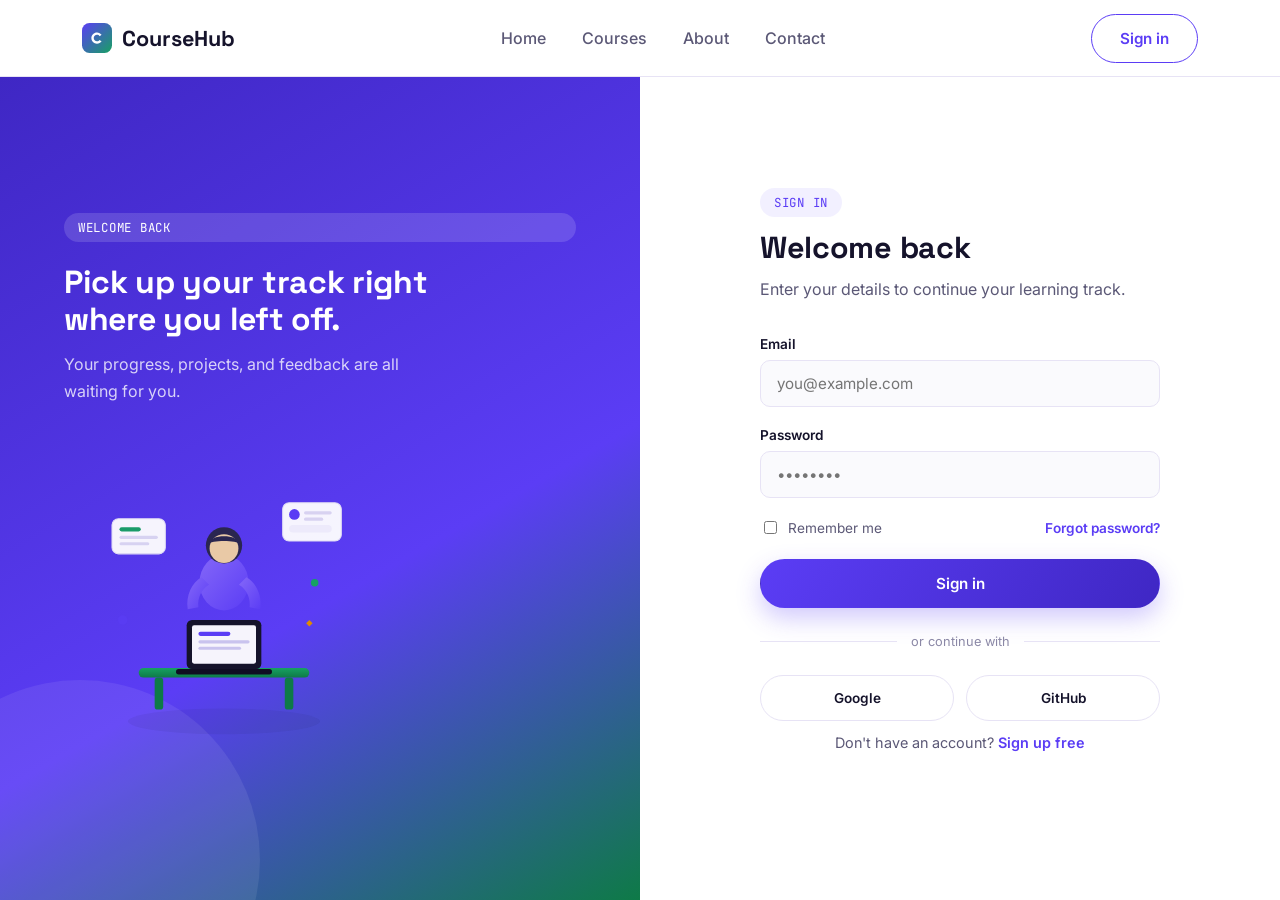
<file: signin.html>
<!DOCTYPE html>
<html lang="en">
<head>
<meta charset="UTF-8">
<meta name="viewport" content="width=device-width, initial-scale=1.0">
<title>Sign in — CourseHub</title>
<link rel="icon" href="images/favicon.svg" type="image/svg+xml">
<link rel="preconnect" href="https://fonts.googleapis.com">
<link href="https://fonts.googleapis.com/css2?family=Space+Grotesk:wght@500;600;700&family=Inter:wght@400;500;600;700&family=JetBrains+Mono:wght@500&display=swap" rel="stylesheet">
<link rel="stylesheet" href="style/style.css">
</head>
<body>

<header>
  <nav class="nav wrap">
    <a href="index.html" class="logo"><img src="images/favicon.svg" alt="CourseHub logo">CourseHub</a>

    <input type="checkbox" id="nav-toggle" class="nav-toggle">

    <ul class="nav-links">
      <li><a href="index.html">Home</a></li>
      <li><a href="courses.html">Courses</a></li>
      <li><a href="about.html">About</a></li>
      <li><a href="contact.html">Contact</a></li>
    </ul>

    <div class="nav-cta">
      <a href="signin.html" class="btn btn-ghost current" style="color:var(--purple); border-color:var(--purple);">Sign in</a>
    </div>

    <label for="nav-toggle" class="hamburger" aria-label="Toggle menu">
      <span></span><span></span><span></span>
    </label>
  </nav>
</header>

<main>
  <div class="auth-shell">

    <div class="auth-visual">
      <span class="eyebrow" style="background:rgba(255,255,255,0.14); color:#fff;">Welcome back</span>
      <h2>Pick up your track right where you left off.</h2>
      <p>Your progress, projects, and feedback are all waiting for you.</p>
      <img src="images/hero-illustration.svg" alt="Illustration of a learner working on a laptop">
    </div>

    <div class="auth-form-side">
      <div class="auth-card">
        <span class="eyebrow">Sign in</span>
        <h1>Welcome back</h1>
        <p>Enter your details to continue your learning track.</p>

        <form id="signin-form">
          <div class="field">
            <label for="s-email">Email</label>
            <input id="s-email" type="email" placeholder="you@example.com" required>
          </div>
          <div class="field">
            <label for="s-password">Password</label>
            <input id="s-password" type="password" placeholder="••••••••" required>
          </div>

          <div class="field-row">
            <label class="checkbox-row"><input type="checkbox">Remember me</label>
            <a href="#" class="link-accent">Forgot password?</a>
          </div>

          <button type="submit" class="btn btn-accent btn-block">Sign in</button>
        </form>

        <div class="divider">or continue with</div>

        <div class="social-row">
          <button class="btn btn-social">Google</button>
          <button class="btn btn-social">GitHub</button>
        </div>

        <p class="auth-switch">Don't have an account? <a href="#" class="link-accent">Sign up free</a></p>
      </div>
    </div>

  </div>
</main>

<script src="scripts/script.js"></script>
</body>
</html>
</file>
<file: style/style.css>
/* =========================================================
   CourseHub — Stylesheet
   Tokens → Base → Layout → Components → Pages → Utilities → Responsive
   ========================================================= */

:root{
  /* Color */
  --purple: #5B3DF5;
  --purple-dark: #3F27C4;
  --purple-light: #EDE9FE;
  --green: #17A163;
  --green-dark: #0E7A47;
  --green-light: #DFF5E9;
  --ink: #15132B;
  --ink-soft: #5B5876;
  --ink-faint: #8B88A6;
  --bg: #FFFFFF;
  --bg-soft: #F6F4FC;
  --bg-alt: #FAFAFD;
  --amber: #E08A00;
  --blue: #2563EB;
  --grey-badge: #6B7280;
  --line: #E7E3F5;
  --line-soft: #F0EDF9;

  /* Radius */
  --radius-pill: 999px;
  --radius-card: 18px;
  --radius-sm: 10px;
  --radius-lg: 28px;

  /* Shadow */
  --shadow-xs: 0 1px 3px rgba(21,19,43,0.05);
  --shadow-card: 0 2px 10px rgba(21,19,43,0.06);
  --shadow-card-hover: 0 20px 38px rgba(91,61,245,0.18);
  --shadow-pop: 0 30px 60px rgba(63,39,196,0.28);

  /* Spacing scale */
  --sp-1: 4px;
  --sp-2: 8px;
  --sp-3: 14px;
  --sp-4: 20px;
  --sp-5: 32px;
  --sp-6: 48px;
  --sp-7: 72px;
  --sp-8: 108px;

  /* Motion */
  --ease-out: cubic-bezier(.16,.84,.44,1);
  --dur-fast: 180ms;
  --dur-med: 320ms;
  --dur-slow: 600ms;
}

*{ box-sizing:border-box; }
html{ scroll-behavior:smooth; }

body{
  margin:0;
  font-family:'Inter', sans-serif;
  color:var(--ink);
  background:var(--bg);
  -webkit-font-smoothing:antialiased;
  overflow-x:hidden;
}

h1,h2,h3,h4{
  font-family:'Space Grotesk', sans-serif;
  margin:0;
  line-height:1.15;
  letter-spacing:-0.01em;
}
p{ margin:0; color:var(--ink-soft); line-height:1.65; }
a{ color:inherit; text-decoration:none; }
ul{ margin:0; padding:0; list-style:none; }
img{ max-width:100%; display:block; }
button{ font-family:inherit; }
.mono{ font-family:'JetBrains Mono', monospace; }

::selection{ background:var(--purple); color:#fff; }

:focus-visible{
  outline:2px solid var(--purple);
  outline-offset:3px;
  border-radius:4px;
}

/* custom scrollbar for horizontal tracks */
.slider-track::-webkit-scrollbar{ height:6px; }
.slider-track::-webkit-scrollbar-track{ background:transparent; }
.slider-track::-webkit-scrollbar-thumb{ background:var(--line); border-radius:99px; }

@media (prefers-reduced-motion: reduce){
  *{ animation-duration:0.001ms !important; animation-iteration-count:1 !important; transition-duration:0.001ms !important; scroll-behavior:auto !important; }
}

.wrap{
  max-width:1180px;
  margin:0 auto;
  padding:0 32px;
}

.gradient-text{
  background:linear-gradient(120deg, var(--purple), var(--green));
  -webkit-background-clip:text;
  background-clip:text;
  color:transparent;
}

/* =========================================================
   Buttons
   ========================================================= */
.btn{
  display:inline-flex;
  align-items:center;
  gap:8px;
  padding:14px 28px;
  border-radius:var(--radius-pill);
  font-weight:600;
  font-size:0.95rem;
  border:1px solid transparent;
  cursor:pointer;
  transition:filter var(--dur-fast) ease, background var(--dur-fast) ease,
             color var(--dur-fast) ease, transform var(--dur-fast) ease,
             box-shadow var(--dur-fast) ease, border-color var(--dur-fast) ease;
  white-space:nowrap;
}
.btn:active{ transform:scale(0.97); }

.btn-accent{
  background:linear-gradient(120deg, var(--purple), var(--purple-dark));
  color:#fff;
  box-shadow:0 10px 24px rgba(91,61,245,0.28);
}
.btn-accent:hover{ filter:brightness(1.1); box-shadow:0 14px 30px rgba(91,61,245,0.36); transform:translateY(-2px); }

.btn-ghost{
  background:transparent;
  color:var(--ink);
  border-color:var(--line);
}
.btn-ghost:hover{ background:var(--ink); color:#fff; border-color:var(--ink); transform:translateY(-2px); }

.btn-light{
  background:#fff;
  color:var(--purple-dark);
}
.btn-light:hover{ filter:brightness(0.97); transform:translateY(-2px); }

.btn-sm{ padding:10px 20px; font-size:0.85rem; }
.btn-block{ width:100%; justify-content:center; }

/* =========================================================
   Header / Nav
   ========================================================= */
header{
  position:sticky;
  top:0;
  z-index:50;
  background:rgba(255,255,255,0.82);
  backdrop-filter:blur(10px);
  border-bottom:1px solid var(--line);
  transition:box-shadow var(--dur-med) ease, background var(--dur-med) ease;
}
header.scrolled{
  box-shadow:0 8px 30px rgba(21,19,43,0.06);
  background:rgba(255,255,255,0.95);
}
.nav{
  display:flex;
  align-items:center;
  justify-content:space-between;
  height:76px;
}
.logo{
  font-family:'Space Grotesk', sans-serif;
  font-weight:700;
  font-size:1.35rem;
  display:flex;
  align-items:center;
  gap:10px;
  transition:opacity var(--dur-fast) ease;
}
.logo:hover{ opacity:0.78; }
.logo img{ width:30px; height:30px; }

.nav-links{
  display:flex;
  gap:36px;
}
.nav-links a{
  font-weight:500;
  color:var(--ink-soft);
  position:relative;
  padding:6px 0;
  transition:color var(--dur-fast) ease;
}
.nav-links a::after{
  content:"";
  position:absolute;
  left:0; bottom:-2px;
  width:0%; height:2px;
  background:var(--purple);
  transition:width var(--dur-med) var(--ease-out);
}
.nav-links a:hover{ color:var(--purple); }
.nav-links a:hover::after,
.nav-links a.current::after{ width:100%; }
.nav-links a.current{ color:var(--purple); }

.nav-cta{ display:flex; align-items:center; gap:14px; }

.nav-toggle{ display:none; }
.hamburger{
  display:none;
  flex-direction:column;
  justify-content:center;
  gap:5px;
  width:30px;
  height:24px;
  cursor:pointer;
}
.hamburger span{
  display:block;
  height:2px;
  width:100%;
  background:var(--ink);
  border-radius:2px;
  transform-origin:center;
  transition:transform 260ms ease, opacity 200ms ease;
}
.nav-toggle:checked ~ .hamburger span:nth-child(1){ transform:translateY(7px) rotate(45deg); }
.nav-toggle:checked ~ .hamburger span:nth-child(2){ opacity:0; }
.nav-toggle:checked ~ .hamburger span:nth-child(3){ transform:translateY(-7px) rotate(-45deg); }

/* =========================================================
   Hero
   ========================================================= */
.hero{
  position:relative;
  overflow:hidden;
  padding:110px 0 100px;
}
.blob{
  position:absolute;
  border-radius:50%;
  filter:blur(70px);
  opacity:0.5;
  z-index:0;
  animation:floatBlob 14s ease-in-out infinite;
}
.blob-purple{ width:420px; height:420px; background:var(--purple); top:-140px; left:-120px; }
.blob-green{ width:360px; height:360px; background:var(--green); bottom:-160px; right:-80px; animation-delay:-6s; }

@keyframes floatBlob{
  0%,100%{ transform:translate(0,0) scale(1); }
  50%{ transform:translate(30px,-20px) scale(1.08); }
}

.pattern-layer{
  position:absolute; inset:0;
  background-image:url('../images/pattern-dots.svg');
  background-size:80px 80px;
  opacity:0.6;
  z-index:0;
}

.hero-inner{
  position:relative;
  z-index:1;
  display:grid;
  grid-template-columns:1.05fr 0.95fr;
  gap:60px;
  align-items:center;
}
.eyebrow{
  display:inline-block;
  font-family:'JetBrains Mono', monospace;
  font-size:0.78rem;
  letter-spacing:0.06em;
  text-transform:uppercase;
  color:var(--purple);
  background:rgba(91,61,245,0.08);
  padding:6px 14px;
  border-radius:var(--radius-pill);
  margin-bottom:22px;
}
.hero h1{ font-size:3.1rem; }
.hero h1 .accent{ color:var(--purple); }
.hero p.lede{ margin-top:20px; font-size:1.1rem; max-width:480px; }
.hero-actions{ display:flex; gap:16px; margin-top:34px; flex-wrap:wrap; }

.hero-visual{ position:relative; }
.hero-frame{
  position:relative;
  border-radius:26px;
  overflow:hidden;
  box-shadow:var(--shadow-pop);
  aspect-ratio:4/5;
  background:linear-gradient(150deg, var(--purple) 0%, #8467F8 45%, var(--green) 100%);
  animation:framePulse 8s ease-in-out infinite;
}
@keyframes framePulse{
  0%,100%{ transform:translateY(0); }
  50%{ transform:translateY(-8px); }
}
.hero-frame img{ position:absolute; inset:0; width:100%; height:100%; object-fit:contain; padding:20px; }

.glass-panel{
  position:absolute;
  left:20px; right:20px; bottom:20px;
  background:rgba(255,255,255,0.72);
  backdrop-filter:blur(14px);
  border:1px solid rgba(255,255,255,0.6);
  border-radius:18px;
  padding:20px 22px;
}
.glass-panel h3{ font-size:1rem; }
.glass-panel p{ font-size:0.85rem; margin-top:6px; }
.glass-stat{ display:flex; gap:22px; margin-top:14px; }
.glass-stat div strong{ display:block; font-size:1.2rem; font-family:'Space Grotesk',sans-serif; }
.glass-stat div span{ font-size:0.72rem; color:var(--ink-soft); }

/* =========================================================
   Section shell
   ========================================================= */
section{ padding:88px 0; }
.section-head{ max-width:640px; margin-bottom:52px; }
.section-head.center{ margin-left:auto; margin-right:auto; text-align:center; }
.section-head .eyebrow{ margin-bottom:16px; }
.section-head h2{ font-size:2.1rem; }
.section-head p{ margin-top:14px; font-size:1.02rem; }
.bg-soft{ background:var(--bg-soft); }

.page-hero{
  padding:64px 0 56px;
  border-bottom:1px solid var(--line);
  background:
    radial-gradient(circle at 15% 20%, rgba(91,61,245,0.08), transparent 40%),
    radial-gradient(circle at 85% 10%, rgba(23,161,99,0.08), transparent 40%);
}
.page-hero h1{ font-size:2.6rem; }
.page-hero p{ margin-top:14px; max-width:560px; font-size:1.05rem; }

/* =========================================================
   Reveal-on-scroll
   ========================================================= */
.reveal{
  opacity:0;
  transform:translateY(24px);
  transition:opacity var(--dur-slow) var(--ease-out), transform var(--dur-slow) var(--ease-out);
}
.reveal.in-view{ opacity:1; transform:translateY(0); }

/* =========================================================
   Roadmap
   ========================================================= */
.roadmap{ position:relative; padding-left:34px; }
.roadmap::before{
  content:"";
  position:absolute;
  left:15px; top:6px; bottom:6px;
  width:2px;
  background:var(--line);
}
.road-step{ position:relative; padding-bottom:34px; }
.road-step:last-child{ padding-bottom:0; }
.road-badge{
  position:absolute;
  left:-34px; top:0;
  width:32px; height:32px;
  border-radius:50%;
  background:linear-gradient(135deg, var(--purple), var(--green));
  color:#fff;
  font-family:'Space Grotesk', sans-serif;
  font-weight:700;
  font-size:0.85rem;
  display:flex;
  align-items:center;
  justify-content:center;
  box-shadow:0 6px 14px rgba(91,61,245,0.3);
}
.road-card{
  background:#fff;
  border:1px solid var(--line);
  border-radius:14px;
  padding:16px 20px;
  transition:transform var(--dur-fast) ease, box-shadow var(--dur-fast) ease, border-color var(--dur-fast) ease;
}
.road-card:hover{ transform:translateX(6px); box-shadow:var(--shadow-card); border-color:var(--purple-light); }
.road-card h3{ font-size:1.02rem; }
.road-card p{ margin-top:4px; font-size:0.9rem; }

/* =========================================================
   Feature grid ("Why CourseHub")
   ========================================================= */
.feature-grid{
  display:grid;
  grid-template-columns:repeat(4, 1fr);
  gap:24px;
}
.feature-card{
  background:#fff;
  border:1px solid var(--line);
  border-radius:var(--radius-card);
  padding:26px 22px;
  transition:transform var(--dur-fast) ease, box-shadow var(--dur-fast) ease;
}
.feature-card:hover{ transform:translateY(-6px); box-shadow:var(--shadow-card-hover); }
.feature-icon{
  width:44px; height:44px;
  border-radius:12px;
  display:flex; align-items:center; justify-content:center;
  background:var(--purple-light);
  color:var(--purple);
  font-size:1.2rem;
  margin-bottom:16px;
}
.feature-card h3{ font-size:1rem; margin-bottom:8px; }
.feature-card p{ font-size:0.88rem; }

/* =========================================================
   Filters & Course grid
   ========================================================= */
.filters{ display:flex; gap:10px; margin-bottom:30px; flex-wrap:wrap; }
.filter-btn{
  padding:9px 18px;
  border-radius:var(--radius-pill);
  border:1px solid var(--line);
  background:#fff;
  font-size:0.85rem;
  font-weight:600;
  color:var(--ink-soft);
  cursor:pointer;
  transition:background var(--dur-fast) ease, color var(--dur-fast) ease, border-color var(--dur-fast) ease, transform var(--dur-fast) ease;
}
.filter-btn.active, .filter-btn:hover{ background:var(--ink); color:#fff; border-color:var(--ink); transform:translateY(-1px); }

.course-grid{
  display:grid;
  grid-template-columns:repeat(3, 1fr);
  gap:24px;
}
.course-card{
  background:#fff;
  border:1px solid var(--line);
  border-radius:var(--radius-card);
  padding:22px;
  box-shadow:var(--shadow-card);
  transition:transform var(--dur-med) var(--ease-out), box-shadow var(--dur-med) var(--ease-out), border-color var(--dur-med) ease;
}
.course-card:hover{ transform:translateY(-8px); box-shadow:var(--shadow-card-hover); border-color:var(--purple-light); }
.course-top{ display:flex; align-items:center; justify-content:space-between; margin-bottom:16px; }
.course-icon{
  width:44px; height:44px;
  border-radius:12px;
  overflow:hidden;
  transition:transform var(--dur-fast) ease;
}
.course-card:hover .course-icon{ transform:rotate(-6deg) scale(1.05); }

.badge{
  font-family:'JetBrains Mono', monospace;
  font-size:0.68rem;
  padding:4px 10px;
  border-radius:var(--radius-pill);
  font-weight:600;
  text-transform:uppercase;
  letter-spacing:0.02em;
}
.badge-new{ background:rgba(224,138,0,0.12); color:var(--amber); }
.badge-free{ background:rgba(23,161,99,0.12); color:var(--green); }
.badge-advanced{ background:rgba(107,114,128,0.14); color:var(--grey-badge); }
.badge-popular{ background:rgba(37,99,235,0.12); color:var(--blue); }

.course-card h3{ font-size:1.08rem; margin-bottom:8px; }
.course-card p{ font-size:0.88rem; }
.course-meta{ display:flex; gap:14px; margin-top:16px; font-size:0.78rem; color:var(--ink-soft); }

/* =========================================================
   Interactive slider
   ========================================================= */
.slider-shell{ position:relative; margin-top:10px; }
.slider-track{
  display:grid;
  grid-auto-flow:column;
  grid-auto-columns:100%;
  overflow-x:auto;
  scroll-snap-type:x mandatory;
  border-radius:var(--radius-card);
  border:1px solid var(--line);
}
.slide{
  scroll-snap-align:start;
  padding:44px;
  display:grid;
  grid-template-columns:1fr 1fr;
  gap:32px;
  align-items:center;
  background:var(--bg-soft);
}
.slide-visual{
  aspect-ratio:16/10;
  border-radius:14px;
  background:linear-gradient(135deg, var(--purple), var(--green));
  display:flex; align-items:center; justify-content:center;
}
.slide-visual img{ width:56%; filter:drop-shadow(0 10px 20px rgba(0,0,0,0.15)); }
.slide h3{ font-size:1.3rem; margin-bottom:10px; }
.slide-dots{ display:flex; justify-content:center; gap:8px; margin-top:16px; }
.slide-dots button{
  width:8px; height:8px; border-radius:50%;
  background:var(--line); border:none; padding:0; cursor:pointer;
  transition:background var(--dur-fast) ease, transform var(--dur-fast) ease;
}
.slide-dots button.active{ background:var(--purple); transform:scale(1.3); }

/* =========================================================
   Testimonials
   ========================================================= */
.testimonial-grid{
  display:grid;
  grid-template-columns:repeat(3, 1fr);
  gap:24px;
}
.testimonial-card{
  background:#fff;
  border:1px solid var(--line);
  border-radius:var(--radius-card);
  padding:26px;
  transition:transform var(--dur-fast) ease, box-shadow var(--dur-fast) ease;
}
.testimonial-card:hover{ transform:translateY(-6px); box-shadow:var(--shadow-card-hover); }
.testimonial-quote{ font-size:0.95rem; color:var(--ink); }
.testimonial-quote::before{ content:"\201C"; color:var(--purple); font-size:1.4rem; }
.testimonial-person{ display:flex; align-items:center; gap:12px; margin-top:18px; }
.testimonial-person img{ width:42px; height:42px; border-radius:50%; }
.testimonial-person strong{ display:block; font-size:0.9rem; }
.testimonial-person span{ font-size:0.78rem; color:var(--ink-faint); }

/* =========================================================
   CTA banner
   ========================================================= */
.cta-banner{
  position:relative;
  overflow:hidden;
  border-radius:var(--radius-lg);
  background:linear-gradient(120deg, var(--purple-dark), var(--purple) 55%, var(--green-dark));
  padding:64px 56px;
  color:#fff;
  display:flex;
  align-items:center;
  justify-content:space-between;
  gap:32px;
  flex-wrap:wrap;
}
.cta-banner::before{
  content:"";
  position:absolute;
  width:280px; height:280px;
  border-radius:50%;
  background:rgba(255,255,255,0.08);
  top:-100px; right:-60px;
}
.cta-banner h2{ font-size:1.9rem; color:#fff; max-width:460px; }
.cta-banner p{ color:rgba(255,255,255,0.78); margin-top:10px; max-width:440px; }
.cta-actions{ display:flex; gap:14px; position:relative; z-index:1; }

/* =========================================================
   FAQ (details/summary)
   ========================================================= */
.faq-list{ max-width:780px; }
details{ border-bottom:1px solid var(--line); padding:20px 0; }
summary{
  cursor:pointer;
  font-family:'Space Grotesk', sans-serif;
  font-weight:600;
  font-size:1.02rem;
  list-style:none;
  display:flex;
  align-items:center;
  justify-content:space-between;
}
summary::-webkit-details-marker{ display:none; }
summary::after{
  content:"+";
  font-family:'JetBrains Mono', monospace;
  font-size:1.2rem;
  color:var(--purple);
  transition:transform var(--dur-med) ease;
}
details[open] summary::after{ transform:rotate(45deg); }
details p{ margin-top:14px; font-size:0.95rem; animation:fadeIn var(--dur-med) ease; }
@keyframes fadeIn{ from{ opacity:0; transform:translateY(-4px);} to{ opacity:1; transform:translateY(0);} }

/* =========================================================
   Console demo
   ========================================================= */
.console-box{
  background:#12111F;
  border-radius:14px;
  padding:22px 24px;
  color:#D8D5EE;
  font-family:'JetBrains Mono', monospace;
  font-size:0.85rem;
  line-height:1.7;
  overflow-x:auto;
}
.console-box .c-head{ color:#8B7CF6; }
.console-box .c-dim{ color:#6B6890; }

/* =========================================================
   Forms (sign in / contact)
   ========================================================= */
.auth-shell{
  display:grid;
  grid-template-columns:1fr 1fr;
  min-height:calc(100vh - 77px);
}
.auth-visual{
  position:relative;
  background:linear-gradient(150deg, var(--purple-dark), var(--purple) 60%, var(--green-dark));
  display:flex;
  flex-direction:column;
  justify-content:center;
  padding:64px;
  color:#fff;
  overflow:hidden;
}
.auth-visual::before{
  content:"";
  position:absolute;
  width:360px; height:360px;
  border-radius:50%;
  background:rgba(255,255,255,0.08);
  bottom:-140px; left:-100px;
}
.auth-visual h2{ color:#fff; font-size:2rem; max-width:380px; position:relative; z-index:1; }
.auth-visual p{ color:rgba(255,255,255,0.78); margin-top:14px; max-width:360px; position:relative; z-index:1; }
.auth-visual img{ margin-top:40px; max-width:320px; position:relative; z-index:1; }

.auth-form-side{
  display:flex;
  align-items:center;
  justify-content:center;
  padding:48px;
}
.auth-card{ width:100%; max-width:400px; }
.auth-card .eyebrow{ margin-bottom:14px; }
.auth-card h1{ font-size:1.9rem; }
.auth-card > p{ margin-top:10px; margin-bottom:34px; }

.field{ margin-bottom:20px; }
.field label{
  display:block;
  font-size:0.85rem;
  font-weight:600;
  margin-bottom:8px;
}
.field input,
.field textarea{
  width:100%;
  padding:13px 16px;
  border:1px solid var(--line);
  border-radius:var(--radius-sm);
  font-family:inherit;
  font-size:0.95rem;
  color:var(--ink);
  background:var(--bg-alt);
  transition:border-color var(--dur-fast) ease, box-shadow var(--dur-fast) ease, background var(--dur-fast) ease;
}
.field input:focus,
.field textarea:focus{
  outline:none;
  border-color:var(--purple);
  background:#fff;
  box-shadow:0 0 0 4px rgba(91,61,245,0.12);
}
.field textarea{ resize:vertical; min-height:120px; }

.field-row{ display:flex; align-items:center; justify-content:space-between; margin-bottom:22px; font-size:0.85rem; }
.checkbox-row{ display:flex; align-items:center; gap:8px; color:var(--ink-soft); }
.checkbox-row input{ accent-color:var(--purple); }
.link-accent{ color:var(--purple); font-weight:600; }
.link-accent:hover{ text-decoration:underline; }

.divider{ display:flex; align-items:center; gap:14px; margin:26px 0; color:var(--ink-faint); font-size:0.8rem; }
.divider::before, .divider::after{ content:""; flex:1; height:1px; background:var(--line); }

.social-row{ display:flex; gap:12px; }
.btn-social{
  flex:1;
  justify-content:center;
  border:1px solid var(--line);
  background:#fff;
  color:var(--ink);
  font-weight:600;
  font-size:0.85rem;
}
.btn-social:hover{ background:var(--bg-soft); }

.auth-switch{ margin-top:28px; text-align:center; font-size:0.9rem; color:var(--ink-soft); }

/* Contact page */
.contact-grid{
  display:grid;
  grid-template-columns:1fr 1.1fr;
  gap:48px;
}
.contact-info-card{
  background:var(--ink);
  color:#fff;
  border-radius:var(--radius-lg);
  padding:40px;
  position:relative;
  overflow:hidden;
}
.contact-info-card::before{
  content:"";
  position:absolute;
  width:220px; height:220px;
  border-radius:50%;
  background:linear-gradient(135deg, var(--purple), var(--green));
  opacity:0.25;
  top:-90px; right:-70px;
}
.contact-info-card h3{ color:#fff; font-size:1.4rem; position:relative; z-index:1; }
.contact-info-card p{ color:rgba(255,255,255,0.68); margin-top:10px; position:relative; z-index:1; }
.contact-item{ display:flex; gap:14px; margin-top:26px; position:relative; z-index:1; }
.contact-item .ci-icon{
  width:38px; height:38px;
  border-radius:10px;
  background:rgba(255,255,255,0.12);
  display:flex; align-items:center; justify-content:center;
  flex-shrink:0;
}
.contact-item strong{ display:block; color:#fff; font-size:0.9rem; }
.contact-item span{ color:rgba(255,255,255,0.65); font-size:0.85rem; }

.contact-form-card{
  background:#fff;
  border:1px solid var(--line);
  border-radius:var(--radius-lg);
  padding:40px;
  box-shadow:var(--shadow-card);
}
.field-grid{ display:grid; grid-template-columns:1fr 1fr; gap:20px; }

/* =========================================================
   About page — stats & team
   ========================================================= */
.stats-row{
  display:grid;
  grid-template-columns:repeat(4, 1fr);
  gap:24px;
  text-align:center;
}
.stat-card{
  background:#fff;
  border:1px solid var(--line);
  border-radius:var(--radius-card);
  padding:28px 16px;
}
.stat-card strong{
  display:block;
  font-family:'Space Grotesk', sans-serif;
  font-size:2rem;
  background:linear-gradient(120deg, var(--purple), var(--green));
  -webkit-background-clip:text;
  background-clip:text;
  color:transparent;
}
.stat-card span{ font-size:0.85rem; color:var(--ink-soft); }

.team-grid{
  display:grid;
  grid-template-columns:repeat(3, 1fr);
  gap:24px;
}
.team-card{
  text-align:center;
  background:#fff;
  border:1px solid var(--line);
  border-radius:var(--radius-card);
  padding:28px 20px;
  transition:transform var(--dur-fast) ease, box-shadow var(--dur-fast) ease;
}
.team-card:hover{ transform:translateY(-6px); box-shadow:var(--shadow-card-hover); }
.team-card img{ width:76px; height:76px; margin:0 auto 16px; border-radius:50%; }
.team-card h3{ font-size:1rem; }
.team-card span{ display:block; margin-top:4px; font-size:0.82rem; color:var(--purple); }
.team-card p{ margin-top:10px; font-size:0.85rem; }

/* =========================================================
   Footer
   ========================================================= */
footer{ background:var(--ink); color:#fff; padding:64px 0 32px; }
.footer-grid{
  display:grid;
  grid-template-columns:1.4fr 1fr 1fr 1fr;
  gap:32px;
  padding-bottom:36px;
  border-bottom:1px solid rgba(255,255,255,0.12);
}
.footer-logo{ font-family:'Space Grotesk', sans-serif; font-weight:700; font-size:1.2rem; display:flex; align-items:center; gap:8px; }
.footer-logo img{ width:26px; height:26px; }
.footer-col h4{ color:#fff; font-size:0.85rem; text-transform:uppercase; letter-spacing:0.04em; margin-bottom:16px; }
.footer-col ul li{ margin-bottom:10px; }
.footer-col a{ color:rgba(255,255,255,0.65); font-size:0.9rem; transition:color var(--dur-fast) ease; }
.footer-col a:hover{ color:#fff; }
.footer-social{ display:flex; gap:10px; margin-top:16px; }
.footer-social a{
  width:36px; height:36px;
  border-radius:50%;
  background:rgba(255,255,255,0.08);
  display:flex; align-items:center; justify-content:center;
  transition:background var(--dur-fast) ease, transform var(--dur-fast) ease;
}
.footer-social a:hover{ background:var(--purple); transform:translateY(-3px); }
.footer-bottom{ padding-top:22px; font-size:0.82rem; color:rgba(255,255,255,0.5); display:flex; justify-content:space-between; flex-wrap:wrap; gap:10px; }

/* =========================================================
   Responsive
   ========================================================= */
@media (max-width: 991px){
  .hero-inner{ grid-template-columns:1fr; }
  .hero{ padding:70px 0 60px; }
  .hero h1{ font-size:2.3rem; }
  .course-grid{ grid-template-columns:repeat(2, 1fr); }
  .feature-grid{ grid-template-columns:repeat(2, 1fr); }
  .testimonial-grid{ grid-template-columns:repeat(2, 1fr); }
  .team-grid{ grid-template-columns:repeat(2, 1fr); }
  .stats-row{ grid-template-columns:repeat(2, 1fr); }
  .slide{ grid-template-columns:1fr; }
  .auth-shell{ grid-template-columns:1fr; }
  .auth-visual{ display:none; }
  .contact-grid{ grid-template-columns:1fr; }
  .footer-grid{ grid-template-columns:1fr 1fr; }
}

@media (max-width: 575px){
  .wrap{ padding:0 20px; }
  .hero h1{ font-size:1.9rem; }
  .hero p.lede{ font-size:1rem; }
  section{ padding:60px 0; }
  .section-head h2{ font-size:1.6rem; }
  .course-grid,
  .feature-grid,
  .testimonial-grid,
  .team-grid,
  .stats-row{ grid-template-columns:1fr; }
  .field-grid{ grid-template-columns:1fr; }
  .footer-grid{ grid-template-columns:1fr; }
  .cta-banner{ padding:44px 28px; flex-direction:column; align-items:flex-start; }

  .nav-links{
    position:absolute;
    top:76px; left:0; right:0;
    flex-direction:column;
    background:#fff;
    border-bottom:1px solid var(--line);
    padding:20px 20px 24px;
    gap:18px;
    transform:translateY(-12px);
    opacity:0;
    pointer-events:none;
    transition:transform 240ms ease, opacity 200ms ease;
  }
  .nav-toggle:checked ~ .nav-links{ transform:translateY(0); opacity:1; pointer-events:auto; }
  .hamburger{ display:flex; }
  .nav-cta .btn-ghost{ display:none; }
}
</file>
